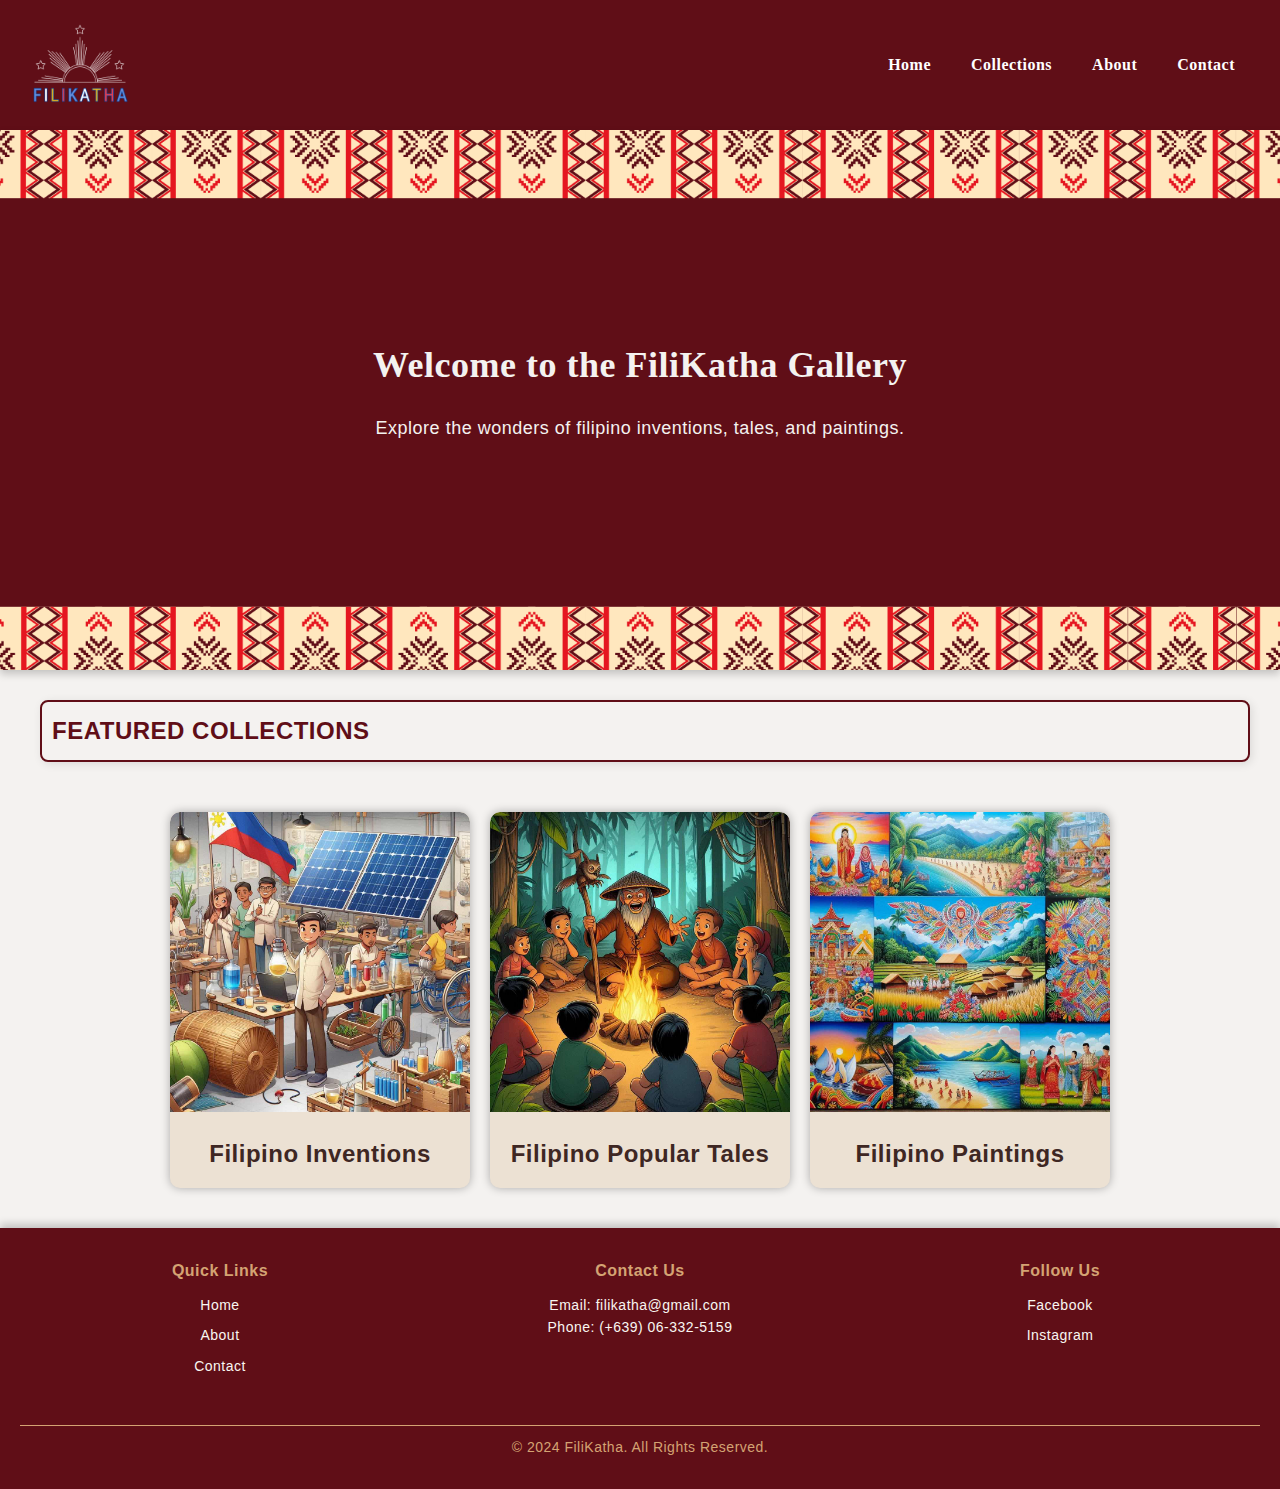
<file: index.html>
<!DOCTYPE html>
<html lang="en">
<head>
    <meta charset="UTF-8">
    <meta name="viewport" content="width=device-width, initial-scale=1.0">
    <title>FiliKatha - Gallery</title>
    <link rel="stylesheet" href="styles.css">
</head>
<body>
    <header>
        <div class="logo-title">
            <img src="images/logo.png" alt="FiliKatha Logo" class="logo">
        </div>
        <nav>
            <ul>
                <li><a href="#">Home</a></li>
                <li><a href="#collections">Collections</a>
                    <ul>
                        <li><a href="inventions.html">Filipino Inventions</a></li>
                        <li><a href="literatures.html">Filipino Popular Tales</a></li>
                        <li><a href="paintings.html">Filipino Paintings</a></li>
                    </ul>
                </li>
                <li><a href="about.html">About</a></li>
                <li><a href="contact.html">Contact</a></li>
            </ul>
        </nav>
    </header>

    <section class="hero">
        <h2>Welcome to the FiliKatha Gallery</h2>
        <p>Explore the wonders of filipino inventions, tales, and paintings.</p>
    </section>

    <h1 class="gallery-header" id="collections">Featured Collections</h1>
    <section class="gallery-detail">
        <article class="collections">
            <a href="inventions.html">
            <img src="images/fil-inventions.jpg" alt="Filipino Inventions">
            <h2>Filipino Inventions</h2>
            </a>
            <div class="collections-description">
                <p>Explore remarkable innovations from Filipino inventors, showcasing creativity and resilience.</p>
            </div>
        </article>

        <article class="collections">
            <a href="literatures.html">
            <img src="images/fil-tales.jpg" alt="Filipino Literatures">
            <h2>Filipino Popular Tales</h2>
            </a>
            <div class="collections-description">
                <p>Journey into Filipino stories that have been passed down through generations.</p>
            </div>
        </article>

        <article class="collections">
            <a href="paintings.html">
            <img src="images/fil-paintings.jpg" alt="Filipino Paintings">
            <h2>Filipino Paintings</h2>
            </a>
            <div class="collections-description">
                <p>Discover the world of Filipino art, capturing history, daily life, and cultural identity.</p>
            </div>
        </article>
    </section>

    <footer>
        <div class="footer-section">
            <h3>Quick Links</h3>
            <ul>
                <li><a href="index.html">Home</a></li>
                <li><a href="about.html">About</a></li>
                <li><a href="contact.html">Contact</a></li>
            </ul>
        </div>
        <div class="footer-section">
            <h3>Contact Us</h3>
            <p>Email: filikatha@gmail.com</p>
            <p>Phone: (+639) 06-332-5159</p>
        </div>
        <div class="footer-section">
            <h3>Follow Us</h3>
            <ul>
                <li><a href="https://www.facebook.com/maine.feria.3">Facebook</a></li>
                <li><a href="https://www.instagram.com/chammporadoo_/">Instagram</a></li>
            </ul>
        </div>
        <div class="footer-bottom">
            &copy; 2024 FiliKatha. All Rights Reserved.
        </div>
    </footer>
</body>
</html>
</file>
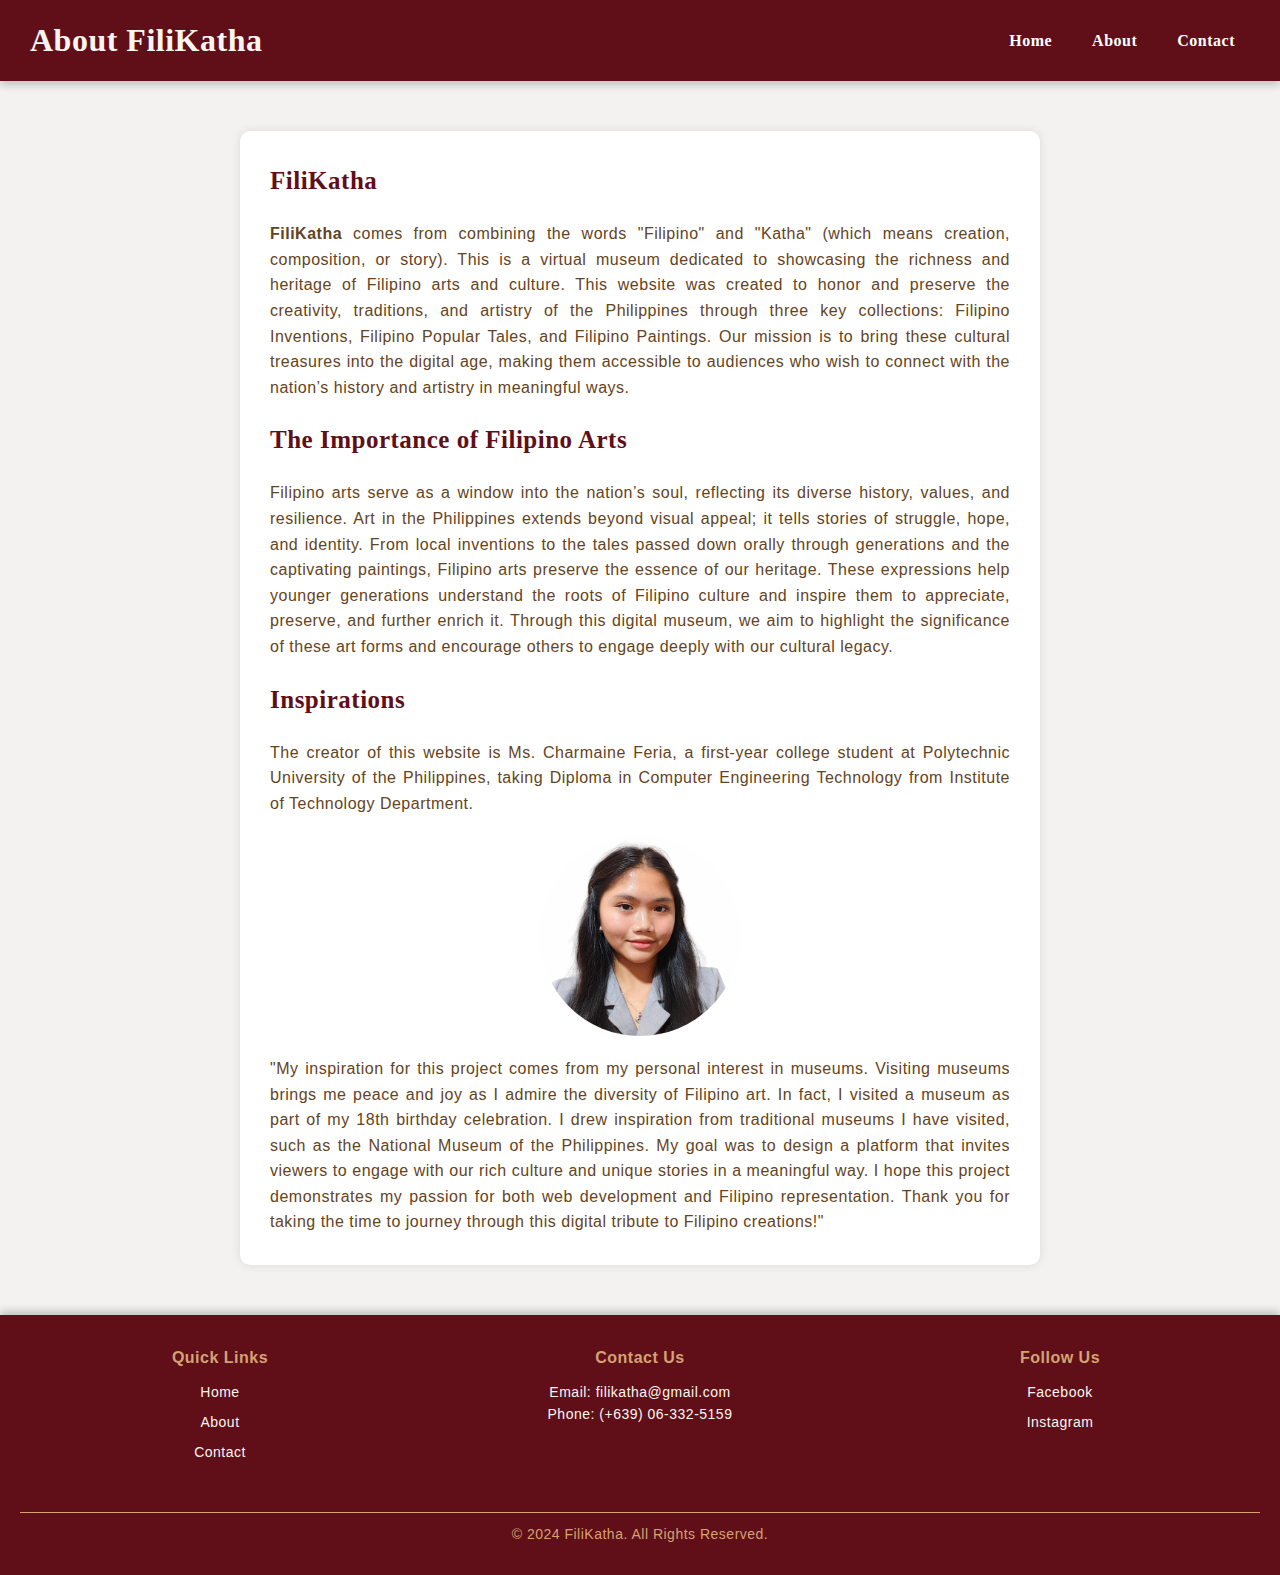
<file: about.html>
<!DOCTYPE html>
<html lang="en">
<head>
    <meta charset="UTF-8">
    <meta name="viewport" content="width=device-width, initial-scale=1.0">
    <title>FiliKatha - About</title>
    <link rel="stylesheet" href="styles.css">
</head>
<body>
    <header>
        <h1>About FiliKatha</h1>
        <nav>
            <ul>
                <li><a href="index.html">Home</a></li>
                <li><a href="#">About</a></li>
                <li><a href="contact.html">Contact</a></li>
            </ul>
        </nav>
    </header>

    <section class="about-detail">
        <h2>FiliKatha</h2>
        <p><b>FiliKatha</b> comes from combining the words "Filipino" and "Katha" (which means creation, composition, or story). 
            This is a virtual museum dedicated to showcasing the richness and heritage of Filipino arts and culture. 
            This website was created to honor and preserve the creativity, traditions, and artistry of the Philippines through three key collections: Filipino Inventions, Filipino Popular Tales, and Filipino Paintings. 
            Our mission is to bring these cultural treasures into the digital age, making them accessible to audiences who wish to connect with the nation’s history and artistry in meaningful ways.
        </p>

        <h2>The Importance of Filipino Arts</h2>
        <p>Filipino arts serve as a window into the nation’s soul, reflecting its diverse history, values, and resilience. 
            Art in the Philippines extends beyond visual appeal; it tells stories of struggle, hope, and identity.
            From local inventions to the tales passed down orally through generations and the captivating paintings, Filipino arts preserve the essence of our heritage. 
            These expressions help younger generations understand the roots of Filipino culture and inspire them to appreciate, preserve, and further enrich it. 
            Through this digital museum, we aim to highlight the significance of these art forms and encourage others to engage deeply with our cultural legacy.
        </p>

        <h2>Inspirations</h2>
        <P>The creator of this website is Ms. Charmaine Feria, a first-year college student at Polytechnic University of the Philippines, taking Diploma in Computer Engineering Technology from Institute of Technology Department. </P>
        <p><img src="images/IDPicture.jpg" alt="Charmaine Feria ID Picture"></p>
        <p>"My inspiration for this project comes from my personal interest in museums. 
            Visiting museums brings me peace and joy as I admire the diversity of Filipino art. 
            In fact, I visited a museum as part of my 18th birthday celebration. 
            I drew inspiration from traditional museums I have visited, such as the National Museum of the Philippines. 
            My goal was to design a platform that invites viewers to engage with our rich culture and unique stories in a meaningful way. 
            I hope this project demonstrates my passion for both web development and Filipino representation. 
            Thank you for taking the time to journey through this digital tribute to Filipino creations!"</p>
    </section>

    <footer>
        <div class="footer-section">
            <h3>Quick Links</h3>
            <ul>
                <li><a href="index.html">Home</a></li>
                <li><a href="about.html">About</a></li>
                <li><a href="contact.html">Contact</a></li>
            </ul>
        </div>
        <div class="footer-section">
            <h3>Contact Us</h3>
            <p>Email: filikatha@gmail.com</p>
            <p>Phone: (+639) 06-332-5159</p>
        </div>
        <div class="footer-section">
            <h3>Follow Us</h3>
            <ul>
                <li><a href="https://www.facebook.com/maine.feria.3">Facebook</a></li>
                <li><a href="https://www.instagram.com/chammporadoo_/">Instagram</a></li>
            </ul>
        </div>
        <div class="footer-bottom">
            &copy; 2024 FiliKatha. All Rights Reserved.
        </div>
    </footer>
</body>
</html>
</file>
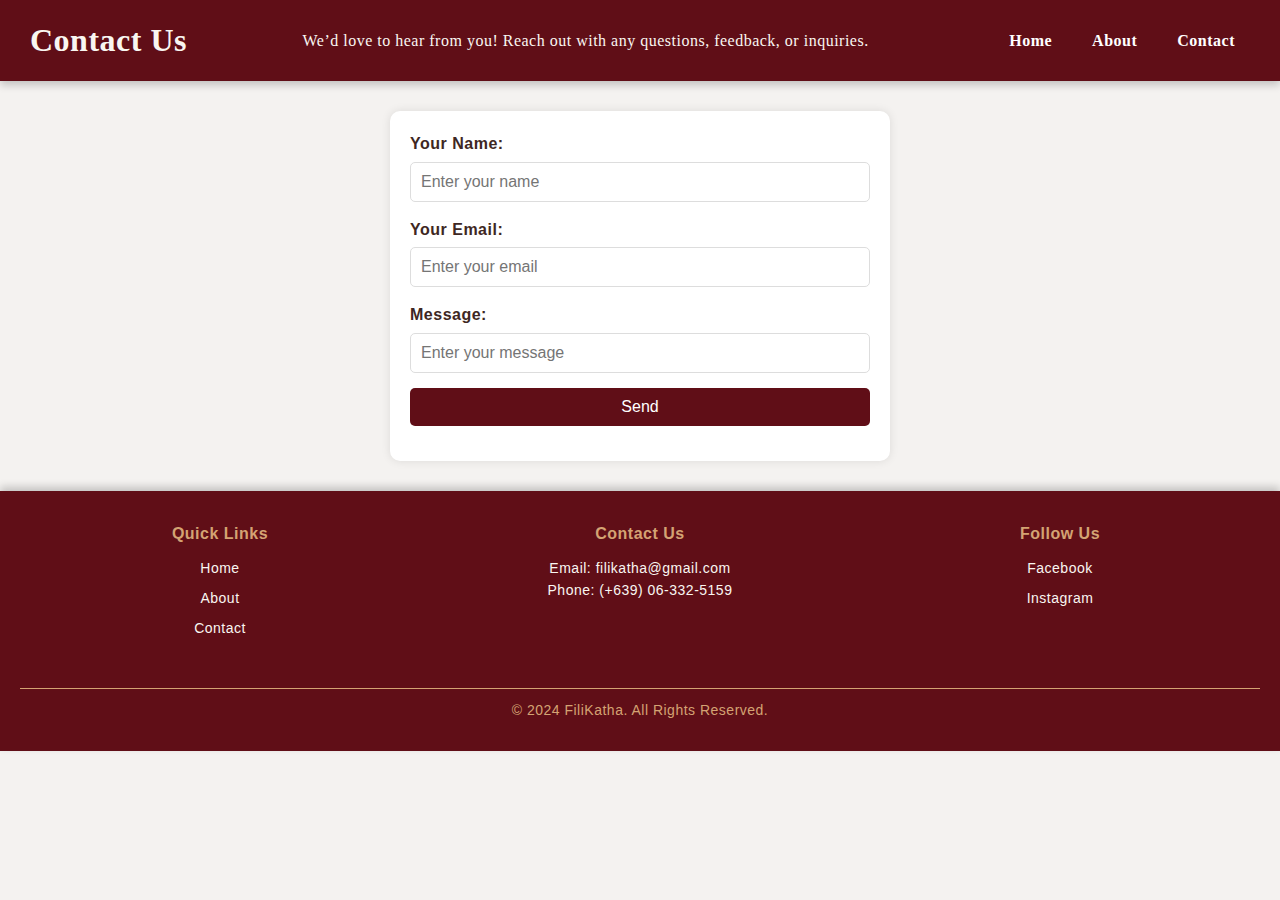
<file: contact.html>
<!DOCTYPE html>
<html lang="en">
<head>
    <meta charset="UTF-8">
    <meta name="viewport" content="width=device-width, initial-scale=1.0">
    <title>FiliKatha - Contact</title>
    <link rel="stylesheet" href="styles.css">
</head>
<body>
    <header>
        <h1>Contact Us</h1>
        <br><p>We’d love to hear from you! Reach out with any questions, feedback, or inquiries.</p><br>
        <nav>
            <ul>
                <li><a href="index.html">Home</a></li>
                <li><a href="about.html">About</a></li>
                <li><a href="#">Contact</a></li>
            </ul>
        </nav>
    </header>

    <form>
    <label for="name">Your Name:</label>
    <input type="text" id="name" name="name" placeholder="Enter your name" required>
    
    <label for="email">Your Email:</label>
    <input type="text" id="email" name="email" placeholder="Enter your email" required>
    
    <label for="message">Message:</label>
    <input type="text" id="message" name="message" placeholder="Enter your message" required>
    
    <input type="button" value="Send" onclick="displayResult()">
    </form>
    
    <div id="result" style="display: none;">
        <h2>Message Sent</h2>
        <p id="nameDisplay"></p>
        <p id="emailDisplay"></p>
        <p id="messageDisplay"></p>
    </div>
    
    <script>
        function displayResult() {
            const name = document.getElementById('name').value;
            const email = document.getElementById('email').value;
            const message = document.getElementById('message').value;

            document.getElementById("nameDisplay").innerText = "Name: " + name;
            document.getElementById("emailDisplay").innerText = "Email: " + email;
            document.getElementById("messageDisplay").innerText = "Message: " + message;
            document.getElementById("result").style.display = "block";
        }
    </script>

    <footer>
        <div class="footer-section">
            <h3>Quick Links</h3>
            <ul>
                <li><a href="index.html">Home</a></li>
                <li><a href="about.html">About</a></li>
                <li><a href="contact.html">Contact</a></li>
            </ul>
        </div>
        <div class="footer-section">
            <h3>Contact Us</h3>
            <p>Email: filikatha@gmail.com</p>
            <p>Phone: (+639) 06-332-5159</p>
        </div>
        <div class="footer-section">
            <h3>Follow Us</h3>
            <ul>
                <li><a href="https://www.facebook.com/maine.feria.3">Facebook</a></li>
                <li><a href="https://www.instagram.com/chammporadoo_/">Instagram</a></li>
            </ul>
        </div>
        <div class="footer-bottom">
            &copy; 2024 FiliKatha. All Rights Reserved.
        </div>
    </footer>
</body>
</html>
</file>
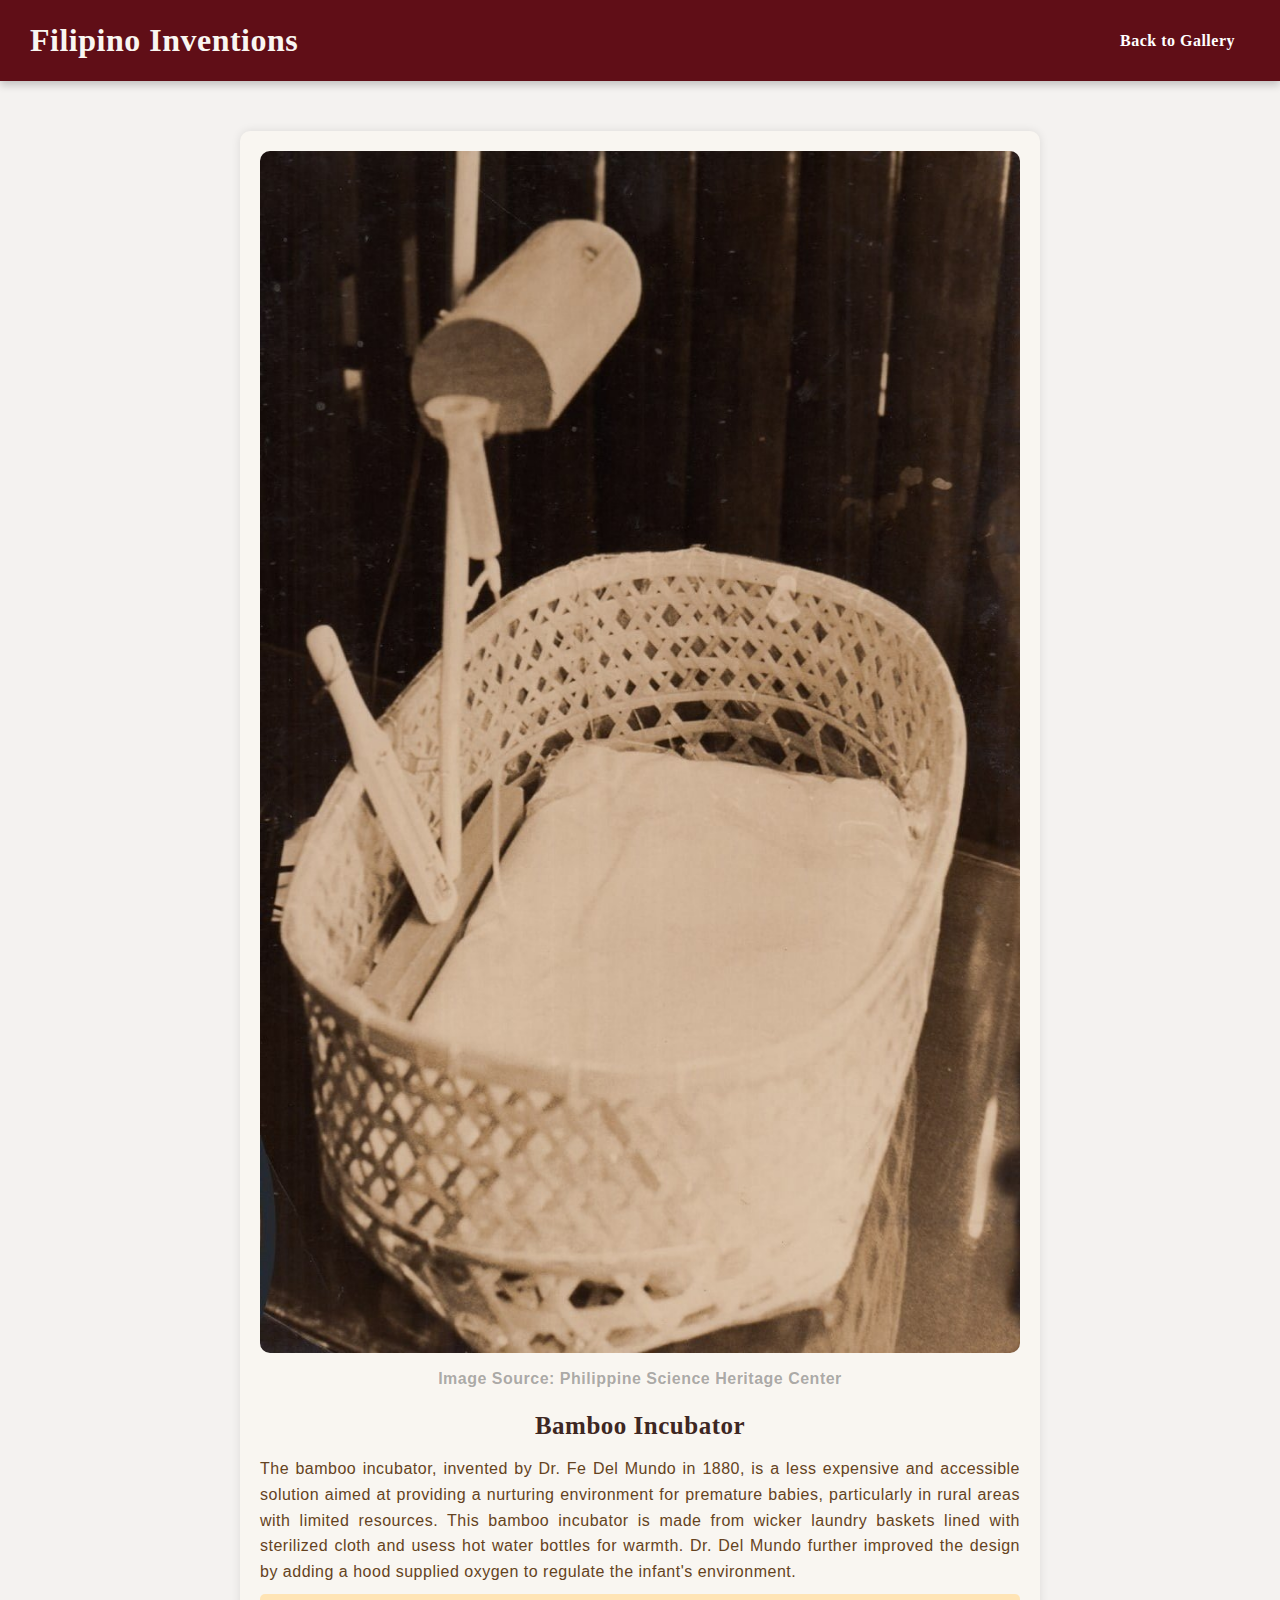
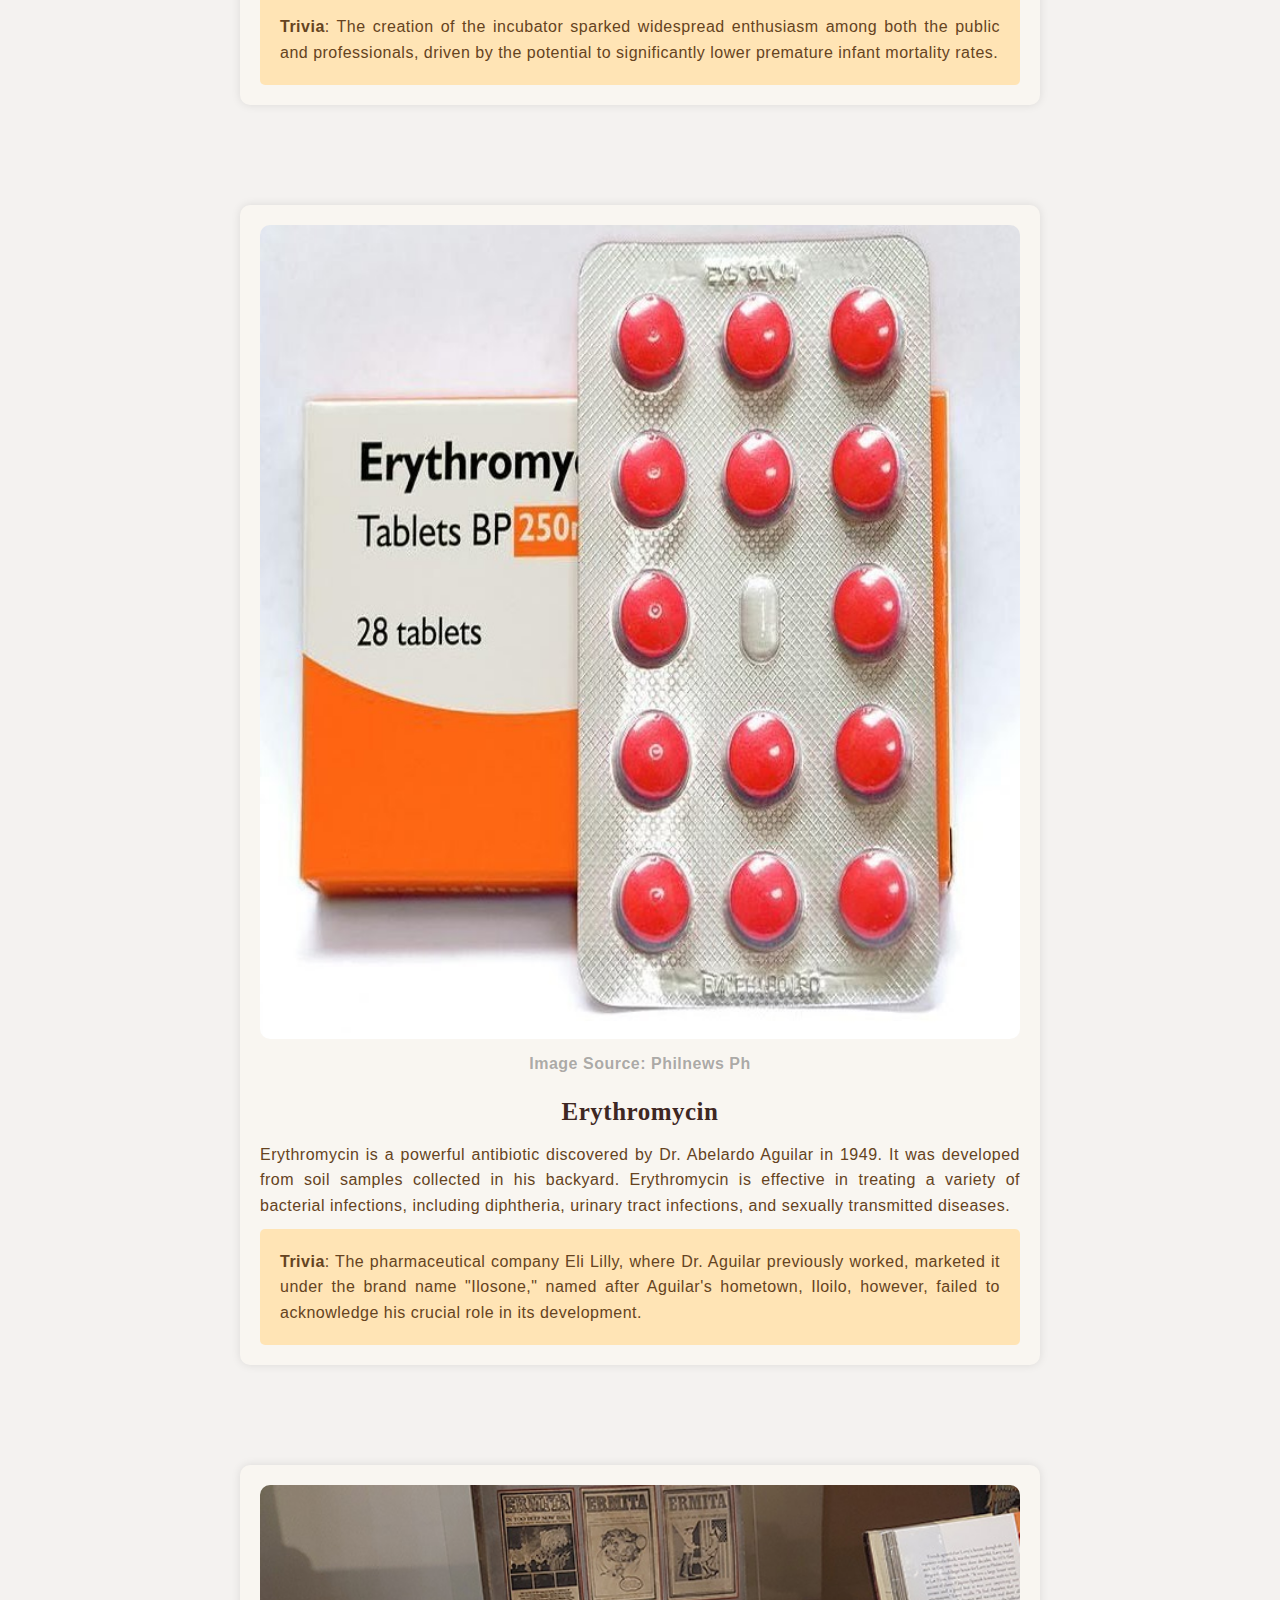
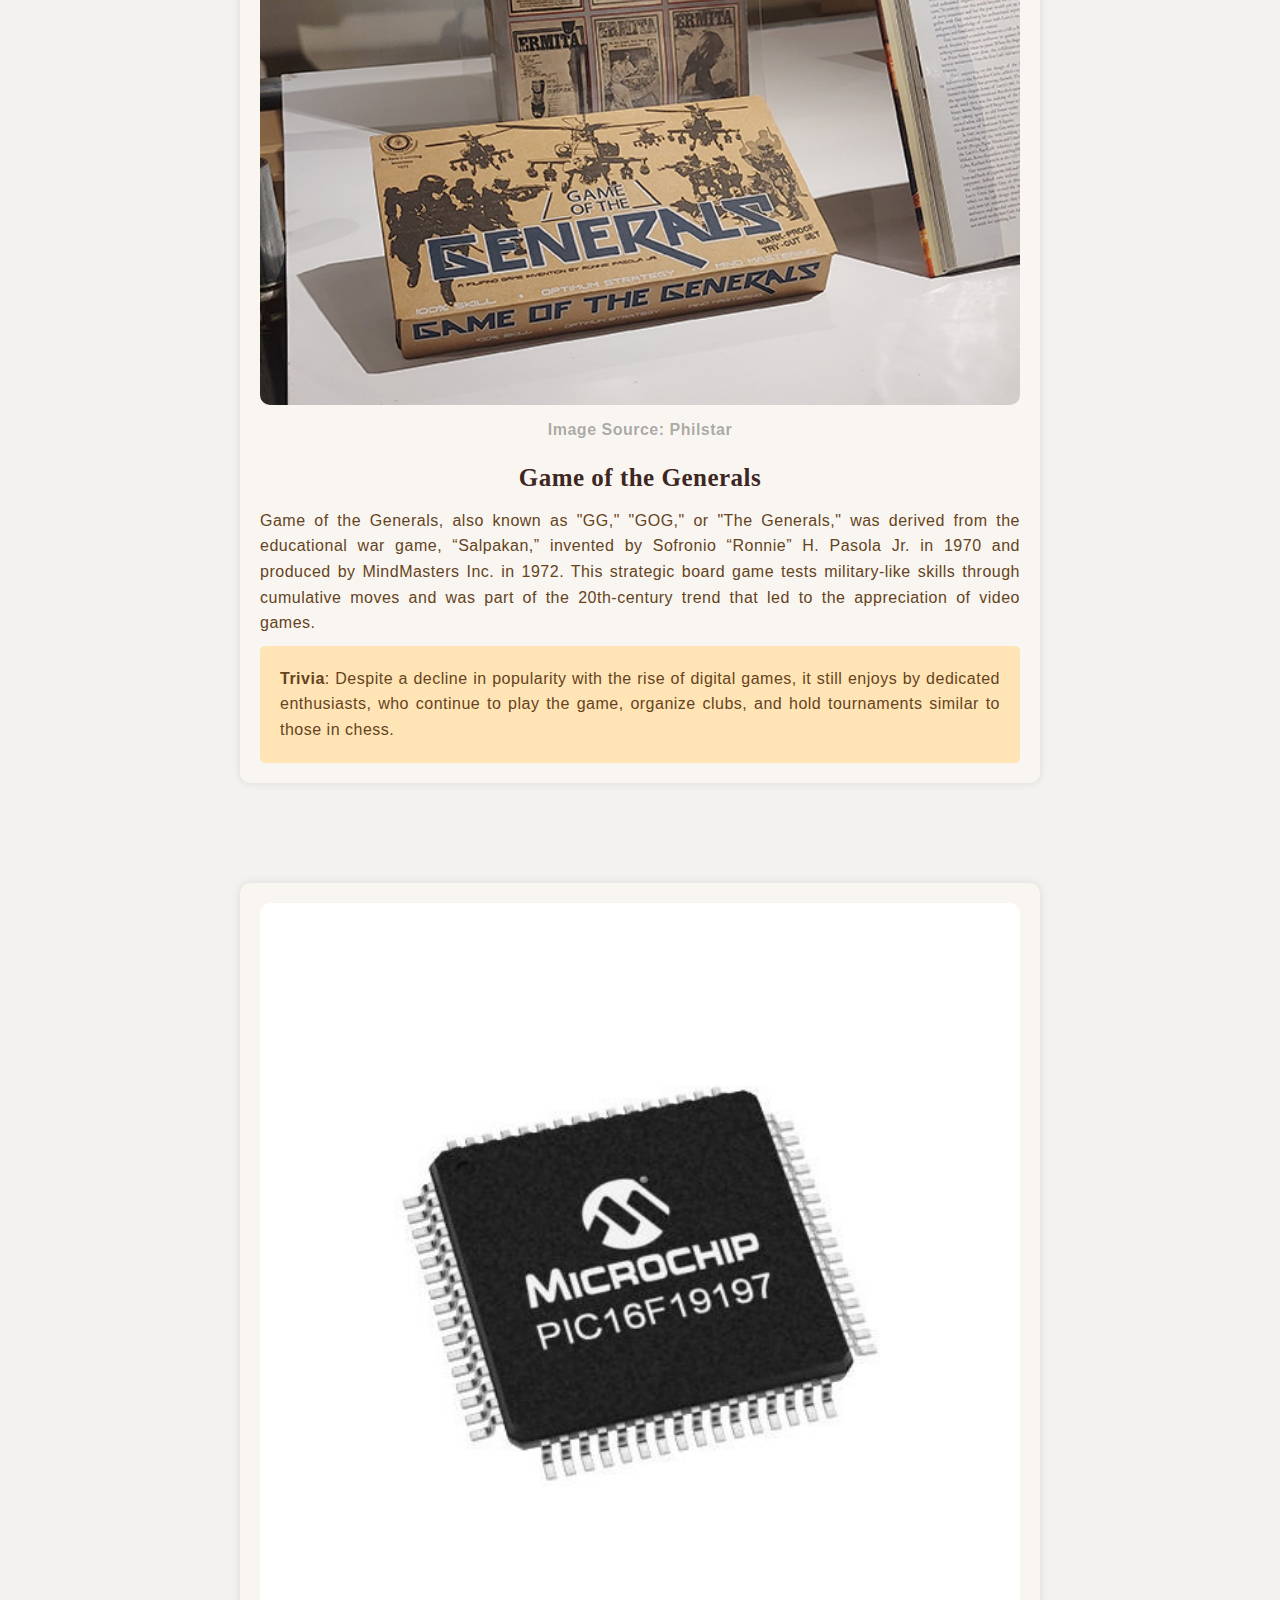
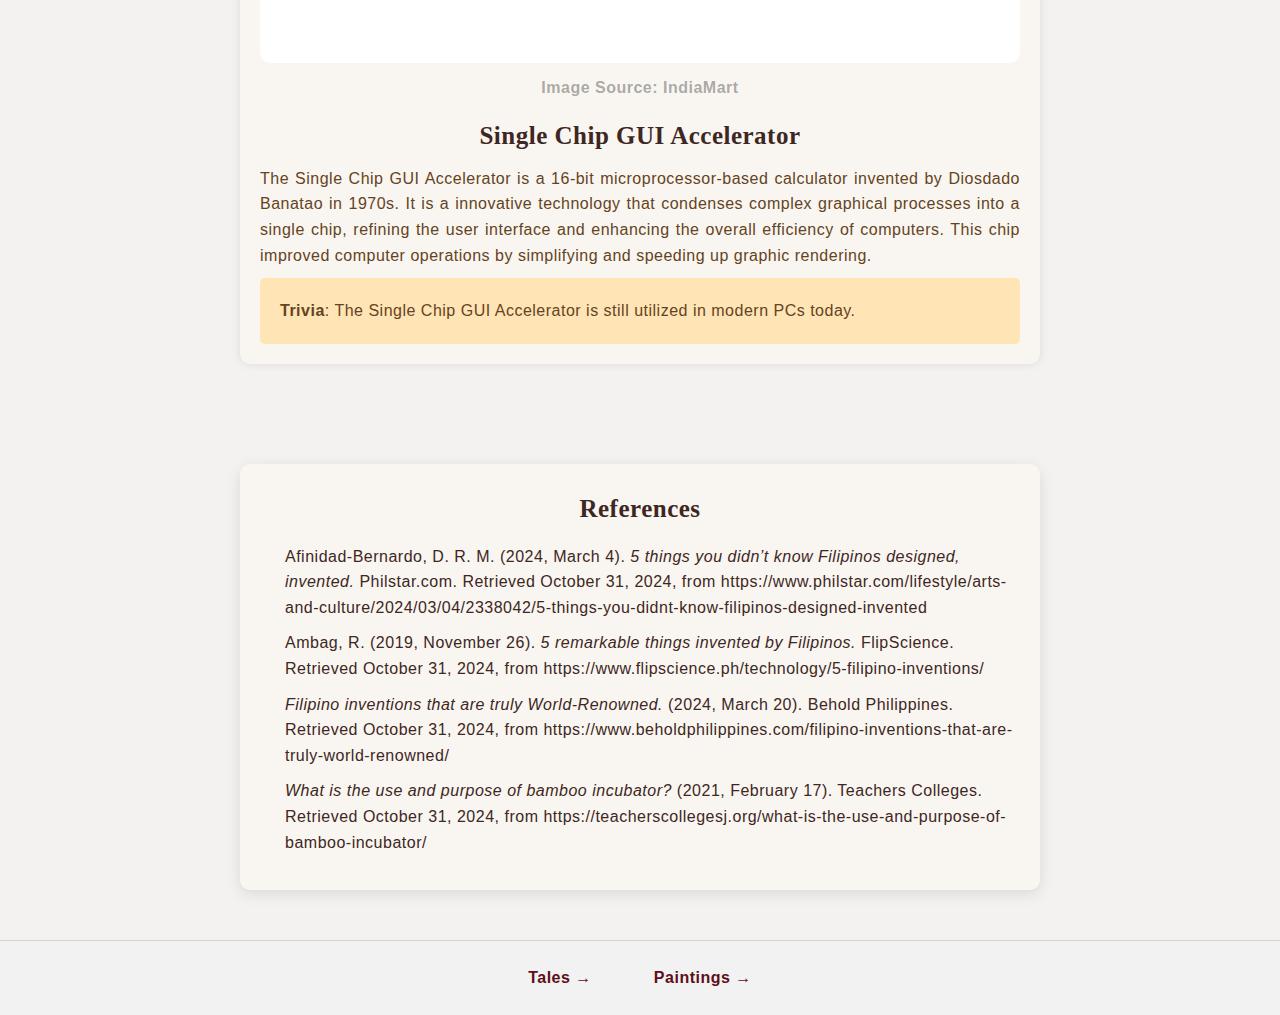
<file: inventions.html>
<!DOCTYPE html>
<html lang="en">
<head>
    <meta charset="UTF-8">
    <meta name="viewport" content="width=device-width, initial-scale=1.0">
    <title>FiliKatha - Filipino Inventions</title>
    <link rel="stylesheet" href="styles.css">
</head>
<body>
    <header>
        <h1>Filipino Inventions</h1>
        <nav>
            <a href="index.html">Back to Gallery</a>
        </nav>
    </header>

    <article class="inventions-detail">
        <img src="images/bamboo-incubator.jpg" alt="Bamboo Incubator">
        <h1>Image Source: Philippine Science Heritage Center</h1>
        <h2>Bamboo Incubator</h2>
        <p>The bamboo incubator, invented by Dr. Fe Del Mundo in 1880, is a less expensive and accessible solution aimed at providing a nurturing environment for premature babies, particularly in rural areas with limited resources. This bamboo incubator is made from wicker laundry baskets lined with sterilized cloth and usess hot water bottles for warmth. Dr. Del Mundo further improved the design by adding a hood supplied oxygen to regulate the infant's environment.</p>
        <div class="trivia">
            <p><b>Trivia</b>: The creation of the incubator sparked widespread enthusiasm among both the public and professionals, driven by the potential to significantly lower premature infant mortality rates.</p>
        </div>
    </article>

    <article class="inventions-detail">
        <img src="images/erythromycin.jpg" alt="Erythromycin">
        <h1>Image Source: Philnews Ph</h1>
        <h2>Erythromycin</h2>
        <p>Erythromycin is a powerful antibiotic discovered by Dr. Abelardo Aguilar in 1949. It was developed from soil samples collected in his backyard. Erythromycin is effective in treating a variety of bacterial infections, including diphtheria, urinary tract infections, and sexually transmitted diseases.</p>
        <div class="trivia">
            <p><b>Trivia</b>: The pharmaceutical company Eli Lilly, where Dr. Aguilar previously worked, marketed it under the brand name "Ilosone," named after Aguilar's hometown, Iloilo, however, failed to acknowledge his crucial role in its development.</p>
        </div>
    </article>

    <article class="inventions-detail">
        <img src="images/game-of-the-generals.jpg" alt="Game of the Generals">
        <h1>Image Source: Philstar</h1>
        <h2>Game of the Generals</h2>
        <p>Game of the Generals, also known as "GG," "GOG," or "The Generals," was derived from the educational war game, “Salpakan,” invented by Sofronio “Ronnie” H. Pasola Jr. in 1970 and produced by MindMasters Inc. in 1972. This strategic board game tests military-like skills through cumulative moves and was part of the 20th-century trend that led to the appreciation of video games. </p>
        <div class="trivia">
            <p><b>Trivia</b>: Despite a decline in popularity with the rise of digital games, it still enjoys by dedicated enthusiasts, who continue to play the game, organize clubs, and hold tournaments similar to those in chess.</p>
        </div>
    </article>

    <article class="inventions-detail">
        <img src="images/chip.jpg" alt="Single Chip GUI Accelerator">
        <h1>Image Source: IndiaMart</h1>
        <h2>Single Chip GUI Accelerator</h2>
        <p>The Single Chip GUI Accelerator is a 16-bit microprocessor-based calculator invented by Diosdado Banatao in 1970s. It is a innovative technology that condenses complex graphical processes into a single chip, refining the user interface and enhancing the overall efficiency of computers. This chip improved computer operations by simplifying and speeding up graphic rendering.</p>
        <div class="trivia">
            <p><b>Trivia</b>: The Single Chip GUI Accelerator is still utilized in modern PCs today.</p>
        </div>
    </article>

    <section class="references-section">
        <h2>References</h2>
        <ul class="reference-list">
            <li>Afinidad-Bernardo, D. R. M. (2024, March 4).<i> 5 things you didn’t know Filipinos designed, invented.</i> Philstar.com. Retrieved October 31, 2024, from https://www.philstar.com/lifestyle/arts-and-culture/2024/03/04/2338042/5-things-you-didnt-know-filipinos-designed-invented</li>
            <li>Ambag, R. (2019, November 26).<i> 5 remarkable things invented by Filipinos.</i>  FlipScience. Retrieved October 31, 2024, from https://www.flipscience.ph/technology/5-filipino-inventions/</li>
            <li><i>Filipino inventions that are truly World-Renowned.</i> (2024, March 20). Behold Philippines. Retrieved October 31, 2024, from https://www.beholdphilippines.com/filipino-inventions-that-are-truly-world-renowned/</li>
            <li><i>What is the use and purpose of bamboo incubator?</i> (2021, February 17). Teachers Colleges. Retrieved October 31, 2024, from https://teacherscollegesj.org/what-is-the-use-and-purpose-of-bamboo-incubator/</li>
        </ul>
    </section>
    
    <nav class="bottom-navigation">
        <a href="literatures.html">Tales → </a>
        <a href="paintings.html">Paintings → </a>
    </nav>

</body>
</html>
</file>
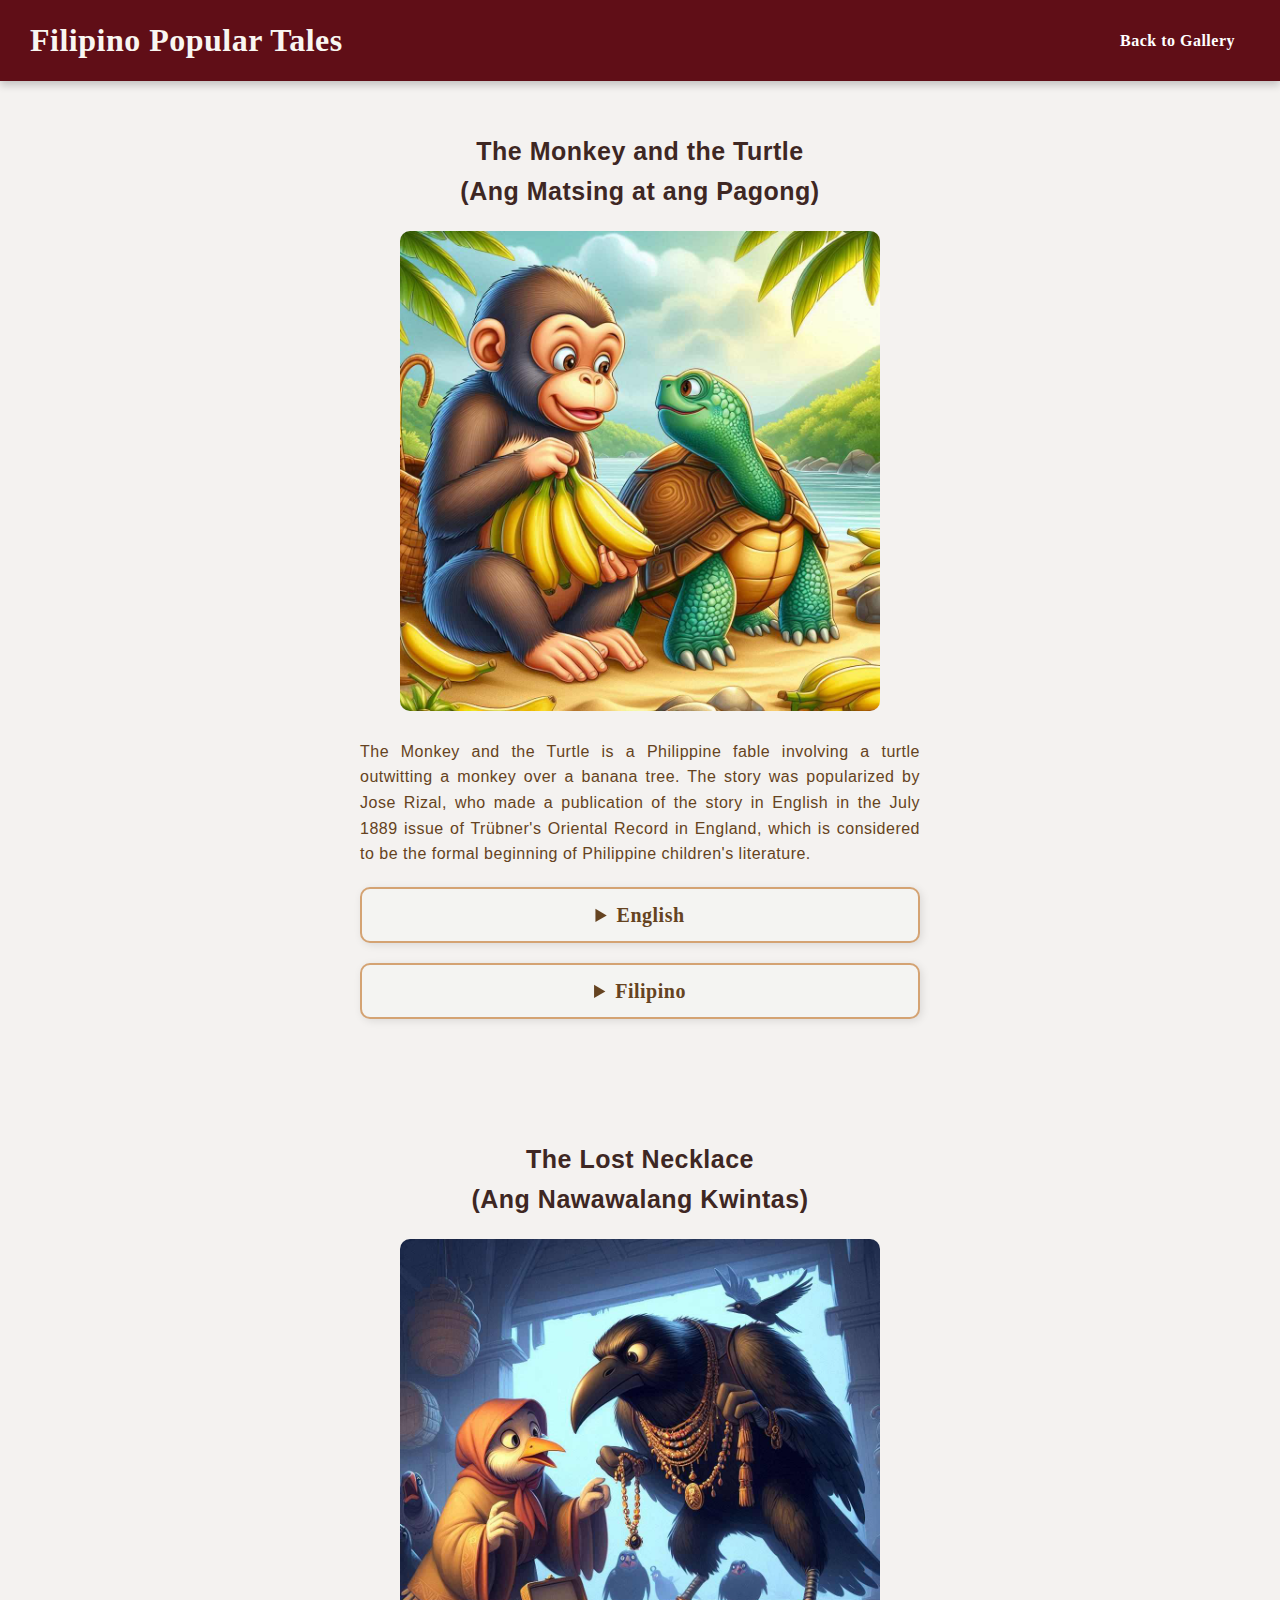
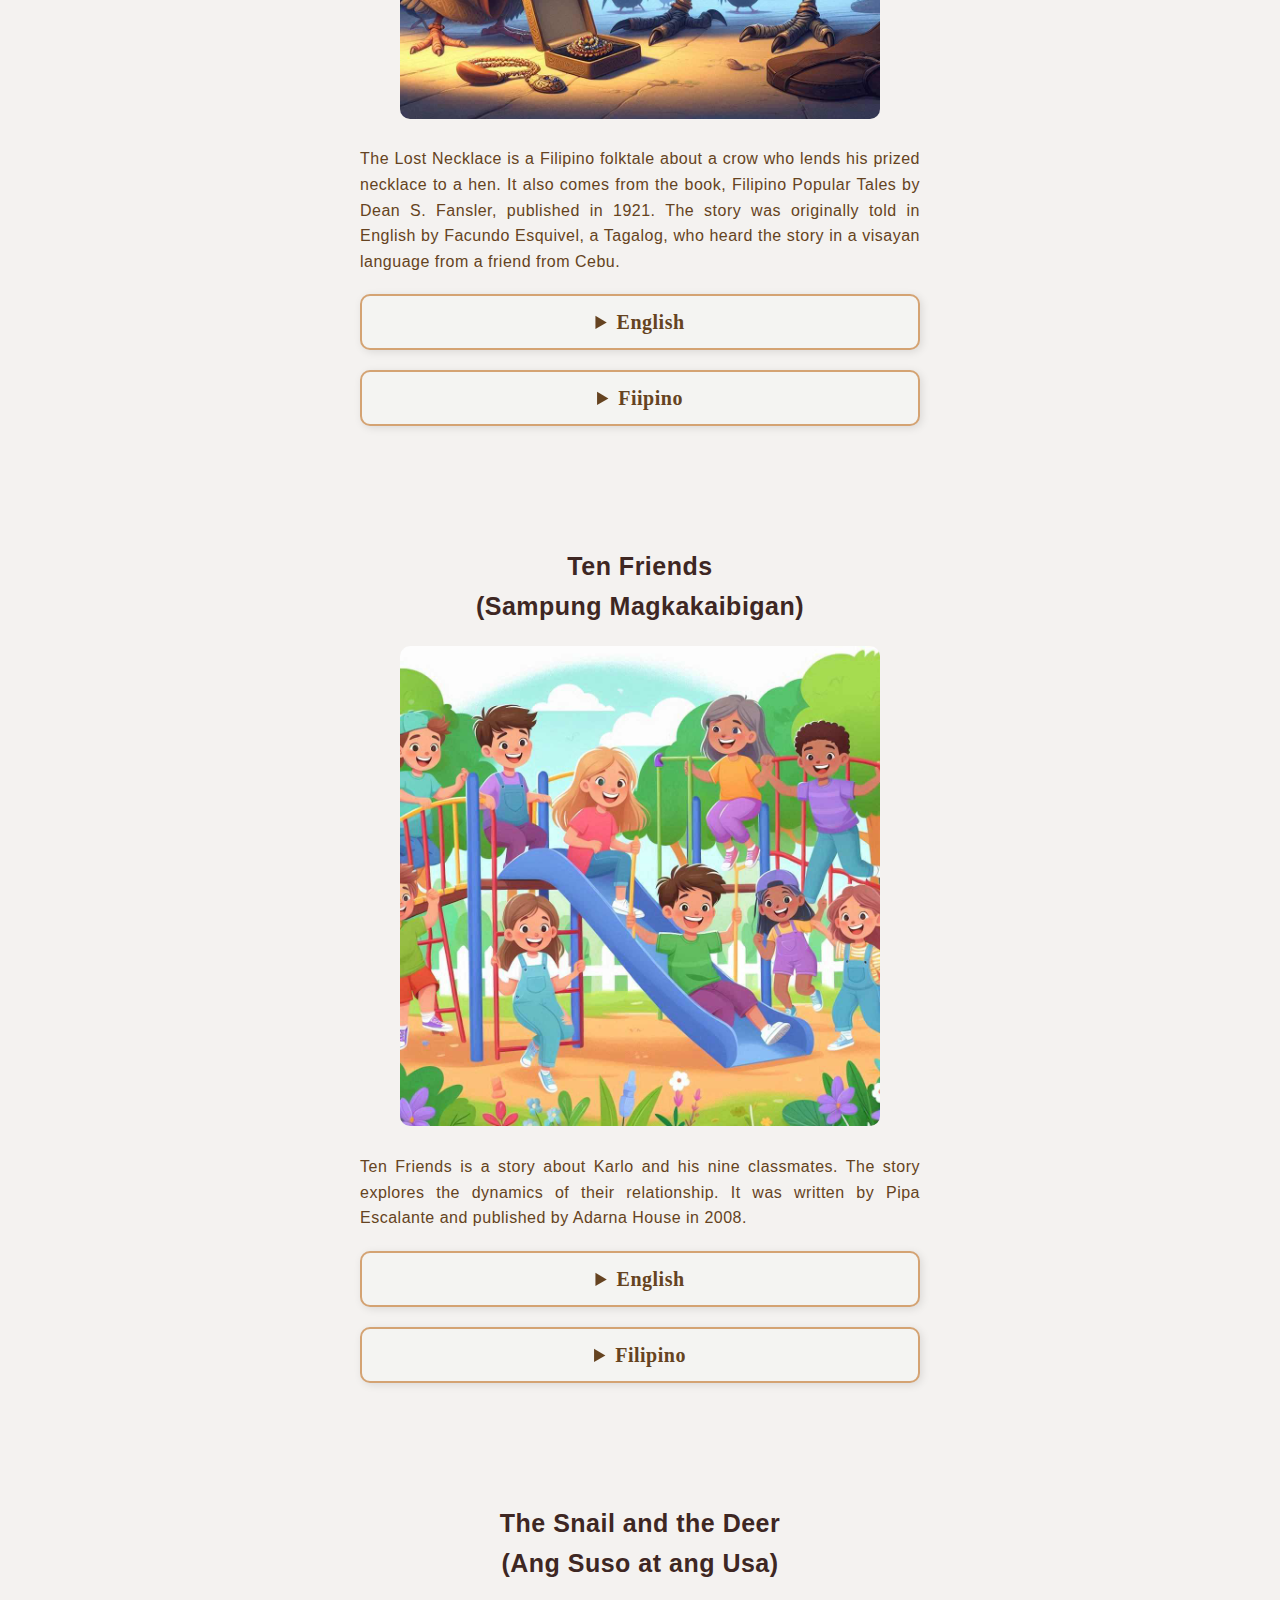
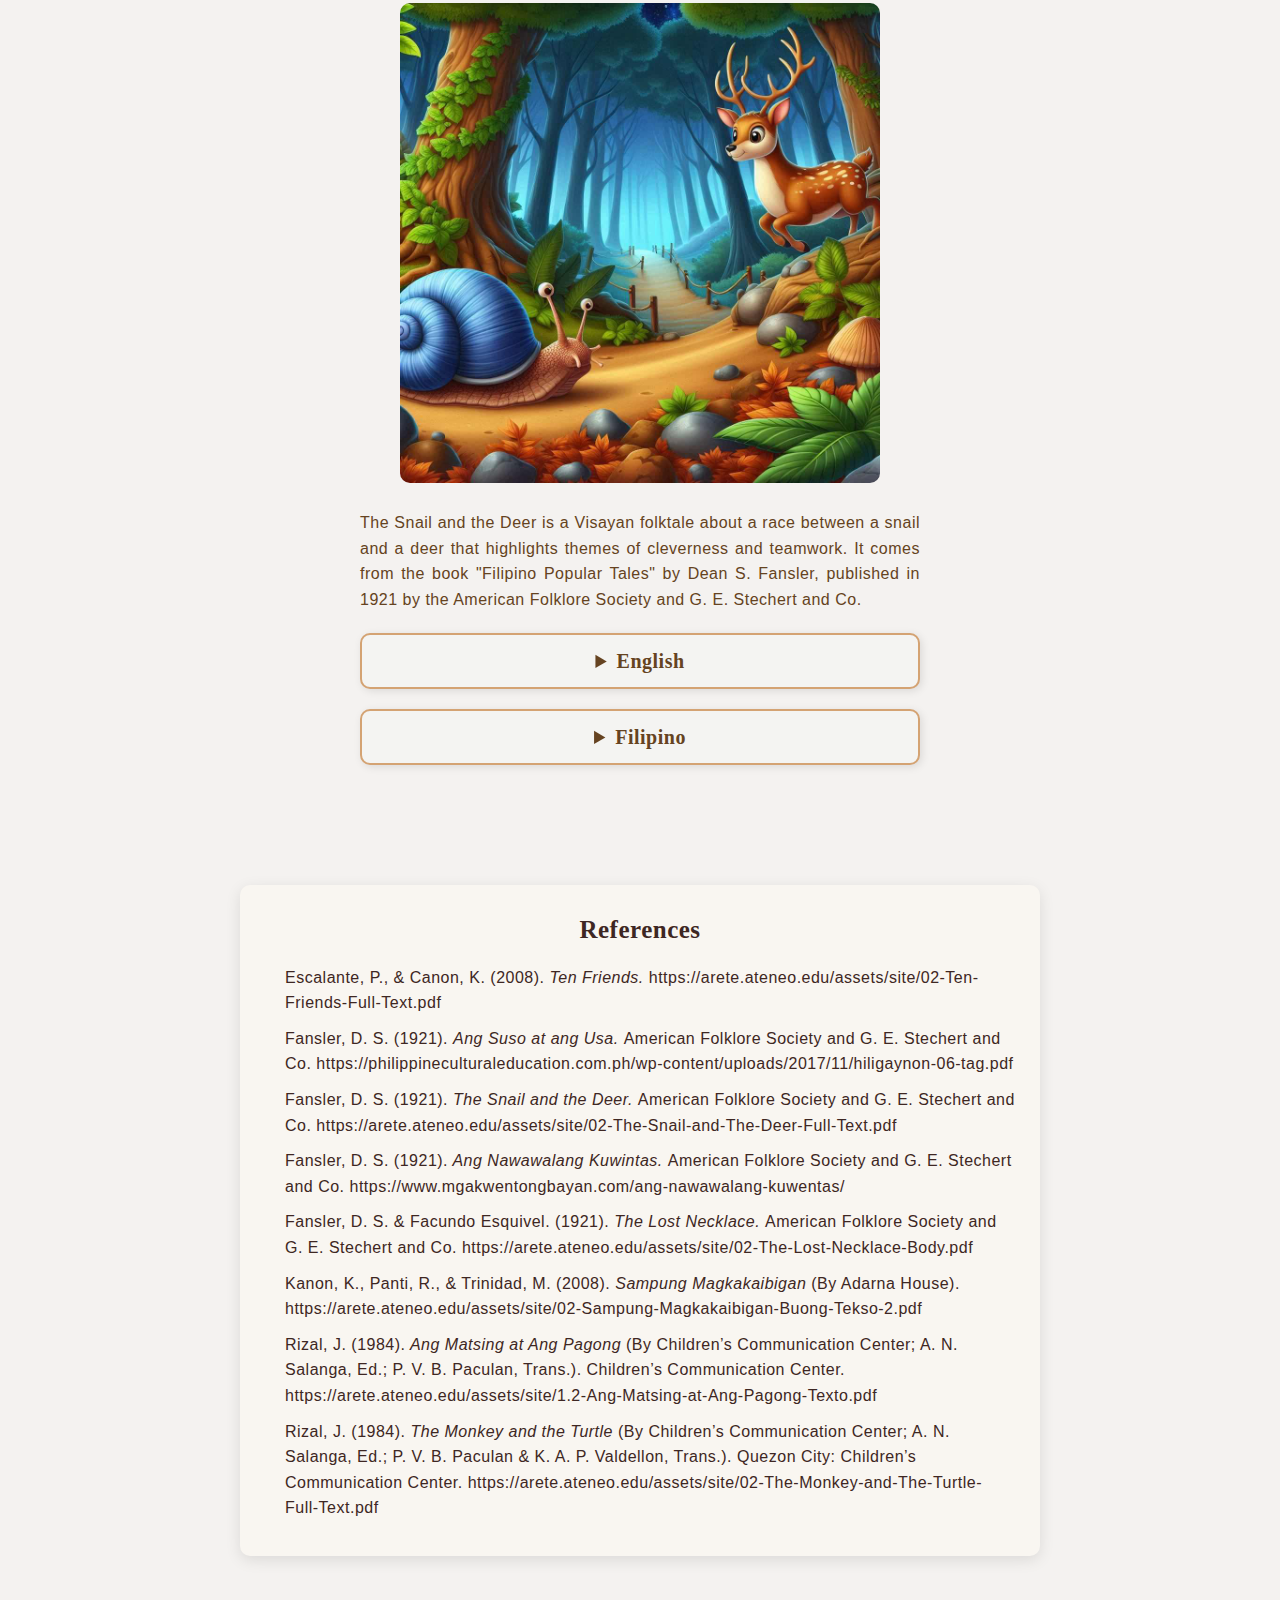
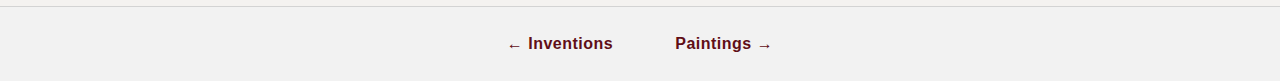
<file: literatures.html>
<!DOCTYPE html>
<html lang="en">
<head>
    <meta charset="UTF-8">
    <meta name="viewport" content="width=device-width, initial-scale=1.0">
    <title>FiliKatha - Filipino Popular Tales</title>
    <link rel="stylesheet" href="styles.css">
</head>
<body>
    <header>
        <h1>Filipino Popular Tales</h1>
        <nav>
            <a href="index.html">Back to Gallery</a>
        </nav>
    </header>

    <article class="literature-detail">
    <h1>The Monkey and the Turtle <br> (Ang Matsing at ang Pagong)</h1>
    <img src="images/monkey-turtle.jpg" alt="Monkey and Turtle">
    <p>The Monkey and the Turtle is a Philippine fable involving a turtle outwitting a monkey over a banana tree. The story was popularized by Jose Rizal, who made a publication of the story in English in the July 1889 issue of Trübner's Oriental Record in England, which is considered to be the formal beginning of Philippine children's literature.</p>
    
    <details class="scroll">
        <summary>English</summary>
        <p>A monkey and a turtle found a banana tree on a river. <br>
            They fished it out, and because each wanted the tree for himself, they cut it in half. <br>
            Now, the monkey, being the stronger one, took the part with leaves despite the turtle’s protests and carefully planted it in his backyard. <br>
            The turtle did the same for his part. <br>
            But because the part the monkey got had no roots, it died, while the turtle’s lived and sprouted leaves. <br>
            One day, the monkey visited the turtle, and they talked about their banana plants. <br>
            “Alas! My banana tree is dead!” wailed the monkey tearfully. “And yours?” <br>
            “Alive, and bearing fruit! But because I can’t climb up...” <br>
            “Don’t worry!” interrupted the monkey. “I’ll climb up for you.” <br>
            The turtle became very happy and accompanied the monkey to the place where the banana tree was. <br>
            The monkey climbed the tree at once and started eating, filling both cheeks. <br>
            “Give me some, too,” begged the turtle. <br>
            “Krrr! Not even the peels!” answered the monkey. <br>
            So, to get even with the monkey, the turtle nailed thorns and susông-paitan (a kind of snail with a small and pointed shell as its house) on the trunk of the banana tree and went to hide under a coconut shell. <br>
            “Ow! Ow!” said the monkey as he came down from the tree, and with much pain, went to sit on the coconut shell to tend his wounds. <br>
            But while he was pulling out the thorns and snails, his restless tail went inside a hole in the coconut shell. <br>
            The turtle, who saw a good opportunity, bit it. The monkey jumped and saw stars from the pain. <br>
            “So it’s you!” exclaimed the monkey coarsely as he lifted the coconut shell. <br>
            “Now I will make you pay for everything you did! You shall die! But how? Ah! Do you want me to crush you in this mortar or throw you into the river?” <br>
            “Crush me in the mortar but please don’t throw me in the river: I don’t want to drown!” <br>
            “Aha! So, you’re afraid of drowning? I guess I’ll have to drown you then!” <br>
            And into the river he threw the turtle who swam away happily. <br>
            As the saying goes: The monkey may be smart yet he can still be fooled. <br>
        </p>
    </details>

    <details class="scroll">
        <summary>Filipino</summary>
        <p>
            Nakakita ang isang matsing at isang pagong ng punong saging sa isang ilog. <br>
            Iniahon nila ito at dahil gusto itong angkinin ng bawat isa, hinati nila ito sa gitna. <br>
            At ang matsing, komo siya ang mas malakas, ang kumuha ng bahaging may dahon, sa kabila ng pagtutol ng pagong, at maingat itong itinanim. <br>
            Gayon din ang ginawa ng pagong sa napasakaniya. Pero dahil walang mga ugat ang bahaging kinuha ng matsing, namatay ito. <br>
            At ang sa pagong, nabuhay at nagkadahon. <br>
            Isang araw, bumisita ang matsing sa pagong at pinag-usapan nila ang kanilang mga punong saging. <br>
            “Ay! Namatay ang saging ko!” ngunguyngoy ng matsing na tumutulo pa ang luha. “At ang iyo?” <br>
            “Buhay, at may mga bunga! Pero dahil hindi ako makaakyat...” <br>
            “Ah! Huwag kang mag-alala,” putol ng matsing. “Ako ang aakyat para sa’yo.” <br>
            Naging napakasaya ng pagong at nagtungo sila kung saan naroon ang saging. <br>
            Agad umakyat ang matsing at nagsimulang kumain nang halos mabulunan. <br>
            “Uy! Bigyan mo rin ako,” pagmamakaawa ng pagong. <br>
            “Krrr! Ni balat di ko ibibigay sa iyo!” sagot ng matsing. <br>
            Kaya para gantihan ang matsing, kumuha ang pagong ng mga tinik at susông-paitan (isang uri ng susô na maliit at matulis ang bahay), at ipinako ang mga ito sa katawan ng punong saging, saka siya nagtago sa ilalim ng isang bao ng niyog. <br>
            “Aray! Aray!” sabi ng matsing habang bumababa, at sa labis na sakit, naupo siya sa bao ng niyog para hilumin ang sarili. <br>
            Pero habang binubunot niya ang mga susô mula sa kaniyang katawan, pumasok ang malikot niyang buntot sa butas ng bao. <br>
            Nakita ng pagong ang magandang pagkakataon at kinagat ang buntot ng matsing, na napatalon at nakakita ng mga bituin sa sobrang sakit. <br>
            “Ah, ikaw pala!” magaspang na bulalas ng unggoy na nadiskubre ang pagong. <br>
            “Ngayon pagbabayarin kita para sa lahat ng ginawa mo! Mamamatay ka! Pero paano kaya? Ah! Gusto mo bang durugin kita sa almires na ito o itapon kita sa ilog?” <br>
            “Durugin mo ako sa almires pero huwag mo akong ibabato sa ilog: ayokong malunod.” <br>
            “Hehe! Takot ka palang malunod? Puwes, lulunurin kita!” <br>
            At ibinato nga niya sa ilog ang pagong na masaya namang lumangoy palayo. <br>
            ‘Ika nga ng kasabihan: Matalino man ang matsing ay napaglalalangan din. <br>
        </p>
    </details>
    </article>
    
    <article class="literature-detail">
    <h1>The Lost Necklace <br> (Ang Nawawalang Kwintas)</h1>
    <img src="images/crow-hen.jpg" alt="Crow and Hen">
    <p>The Lost Necklace is a Filipino folktale about a crow who lends his prized necklace to a hen. It also comes from the book, Filipino Popular Tales by Dean S. Fansler, published in 1921. The story was originally told in English by Facundo Esquivel, a Tagalog, who heard the story in a visayan language from a friend from Cebu. </p>
        
    <details class="scroll">
        <summary>English</summary>
        <p>
            Once a crow bought a fine necklace from a merchant. <br>
            He was very proud of his purchase, which he immediately put around his neck so that everybody could see it. <br>
            Then he flew away and came to a beautiful little garden, where he met his old friend the hen strutting about with her chicks following her. <br>
            The hen said to him, “Oh, what a fine necklace you have! May I borrow it? I will return it to you tomorrow without fail.” <br>
            Now, the crow liked the hen, so he willingly lent her the necklace for a day. <br>
            The next morning, when the crow returned for his property, he found the hen and her chicks scratching the ground near an old wall. <br>
            “Where is my necklace?” said the crow. <br>
            “It is lost,” said the hen. <br>
            “My chicks took it yesterday while I was asleep, and now they do not remember where they put it. <br>
            We have been looking for it all day, and yet we have not been able to find it.” <br>
            “You must pay for it at once,” said the crow, “or else I shall go to the king and tell him that you stole my necklace.” <br>
            The hen was frightened at this reply, and she began to wonder how she could raise the necessary money. <br>
            The crow, who was on his way to a fiesta, at last said impatiently, “I will take one of your chicks every day in payment of what you owe me. <br>
            As soon as you find the necklace, give it to me, and then I will stop eating your chicks.” <br>
            The hen had to be satisfied with this arrangement, for she feared that the crow would go to the king if she refused. <br>
            Unto this day, then, you can find hens and chicks together looking for the lost necklace by scratching the ground; and the crows are still exacting payment for the lost jewel by eating chicks. <br>
            It is said that the hens and chickens will never cease scratching the ground until the lost necklace is found. <br>
        </p>
    </details>

    <details class="scroll">
        <summary>Fiipino</summary>
        <p>
            Noong unang panahon, may isang uwak na bumili ng magandang kuwintas mula sa isang mangangalakal. <br>
            Ipinagmamayabang niya ang nabili kaya isinabit niya kaagad ito sa leeg niya upang makita ng lahat. <br>
            Pagkaraan, lumipad siya sa malayo hanggang sa nakarating sa isang magandang maliit na hardin. <br>
            Doon niya nakita ang matagal na niyang kaibigan na si Inahing Manok na mayabang na naglalakad sa buong paligid kasunod ang mga sisiw niya. <br>
            Sabi ni Inahin sa kaniya, “O, napakaganda naman ng kuwintas mo. Maaari ko bang hiramin? Ibabalik ko sa iyo ito bukas na bukas din.” <br>
            Gusto ni Uwak ang inahin kaya kusang ipinahiram nito ang kuwintas sa loob ng isang araw. <br>
            Kinaumagahan, bumalik si Uwak para sa alahas niya. <br>
            Nakita niya si Inahin at mga sisiw na nangangalaykay sa lupa malapit sa lumang pader. <br>
            “Nasaan ang kuwintas ko?” tanong ni Uwak. <br>
            “Nawawala,” sagot ni Inahin. <br>
            “Kinuha ito ng mga sisiw ko kahapon habang natutulog ako at ngayon hindi na nila matandaan kung saan nila ito nailagay. Maghapon na kaming naghanap ngunit hindi pa namin ito nakikita.” <br>
            “Kailangang bayaran ninyo ito kaagad,” wika ng uwak. <br>
            “Kung hindi, pupuntahan ko ang hari at sasabihin kong ninakaw ninyo ang kuwintas ko.” <br>
            Natakot ang inahin sa sagot na ito. <br>
            Nagsimula siyang mabahala kung paano siya makaiipon ng perang kailangan. <br>
            Ang uwak na papunta noon sa isang pista ay nayayamot na nagsabi, “Kukuhanin ko ang isa sa mga sisiw mo kada araw bilang kabayaran sa utang mo. Kapag nahanap mo ang kuwintas, ibigay mo kaagad sa akin. Saka ko lang titigilan ang pagkain sa mga sisiw mo.” <br>
            Napilitang makontento ang inahin sa kasunduang ito, sapagkat kung tatanggi siya, baka magpunta ang uwak sa hari. <br>
            Hanggang ngayon, makikita mo na magkasama ang inahin at ang mga sisiw na nangangalaykay sa lupa sa paghahanap sa nawawalang kuwintas. <br>
            Ang mga uwak naman ay patuloy na naghahanap ng bayad sa nawawalang alahas sa pamamagitan ng pagkain ng mga sisiw. <br>
            Sinasabi na ang mga inahin at sisiw ay di kailanman titigil sa pagkahig sa lupa hangga’t hindi nahahanap ang nawawalang kuwintas. <br>
        </p>
    </details>
    </article>

    <article class="literature-detail">
        <h1>Ten Friends <br> (Sampung Magkakaibigan)</h1>
        <img src="images/ten-friends.jpg" alt="Ten Friends">
        <p>Ten Friends is a story about Karlo and his nine classmates. The story explores the dynamics of their relationship. It was written by Pipa Escalante and published by Adarna House in 2008.</p>
            
        <details class="scroll">
            <summary>English</summary>
            <p>
                There were then friends. 
                Karlo and his nine classmates. 
                Slow Ben, shabby Susie, Leo, Lara, Karen, Joo-chan who was Korean, the twins Eric and Ella, and sleepy Anton. <br>
                They liked playing, studying, and helping each other, <br>
                But sometimes, Karlo was not fun to be with. <br>
                “Belat!” Karlo teased, when he overtook slow Ben in the line. Ben shook his head and walked away from Karlo. <br>
                “Gross! You’re not a friend of mine!” exclaimed Karlo when he found himself beside shabby Susie. <br>
                Karlo did not notice Leo’s tall tower of blocks. <br>
                Leo’s tall tower fell to the ground. <br>
                “Ha-ha-ha! Serves you right!” Karlo told Leo. <br>
                “Give that to me!” Karlo said as he grabbed Lara’s toy. <br>
                “This is mine, too,” Karlo said, as he grabbed the suman that Karen was eating. <br>
                Karlo also hit the noodle Joo-chan the Korean was eating but he did not say sorry. <br>
                “Don’t you know how to play this game? Don’t join this game anymore!” Karlo taunted Eric and Ella after he lost at pompiyang and was the next “it” in their game of hide-and-seek. <br>
                Karlo tried to wake Anton up so that they could play. <br>
                “Heeeeey! Wake up!” Karalo shouted at sleepy Anton. <br>
                But Anton did not wake up. <br>
                “You’re not my friend!” Karlo told Anton even if Anton could not hear him. <br>
                Karlo was all alone now. <br>
                One day, Karlo came to school and looked for his classmates. <br>
                He wanted to play but there was no one in the classroom. <br>
                There was no one in the playground. There was no one in the canteen. <br>
                Karlo started to wonder. <br>
                Karlo saw his classmates playing happily in the school yard. <br>
                They never used to play there. <br>
                They saw Karlo but they didn’t invite him to join them. <br>
                “Do you want to play with me?” <br>
                Karlo started to cry when he realized that nobody wanted to play with him. <br>
                Maybe this was how bad his classmates felt when he grabbed their toys and food. <br>
                Maybe this was how painful it felt when he teased and fought with them. <br>
                It was then that Karlo thought of being a nicer classmate. <br>
                The next day, Karlo approached slow Ben while they were lining up. <br>
                “You can line up ahead of me,” Karlo told Ben. <br>
                “I love you!” he told shabby Sussie and kissed her. <br>
                “You can share my snack,” Karlo told Karen and Joo-chan at recess time. <br>
                Karlo lent Lara his new toy. “You can play with it first, okay? He told Lara. <br>
                He invited Leo to make a tall tower of blocks. <br>
                “What games are you playing? Can I join you?” Karlo asked Eric and Ella. <br>
                “Shhh. . . we might wake Anton up with our noise” reminded Karlo. <br>
                There were ten friends. Karlo and his nine classmates. <br>
            </p>
        </details>

        <details class="scroll">
            <summary>Filipino</summary>
            <p>
                May sampung magkakaibigan. Si Karlo at siyam niyang kaklase. <br>
                Si Ben na kay bagal, si Susie na madungis, si Leo, si Lara, si Karen, si Joo-chan na Koreano, ang kambal na sina Eric at Ella, at ang antuking si Anton. <br>
                Mahilig silang maglaro, mag-aral, at magtulungan. <br>
                Pero minsan, si Karlo ay hindi masayang kasama. <br>
                “Belat!” ang tukso ni Karlo, nang maunahan niya sa pila ang babagal-bagal na si Ben. <br>
                Umiling si Ben at lumayo kay Karlo. <br>
                “Kadiri ka, hindi kita bati!” sambit in Karlo nang napatabi siya kay Susie na madungis. <br>
                Di napansin ni Karlo ang mataas na tore ng bloke ni Leo. Bumagsak ang toreng gawa ni Leo. <br>
                “Ha-ha-ha! Buti nga!” sabi niya kay Leo. <br>
                “Akin na ‘yan!” Biglang agaw ni Karlo sa laruan ni Lara. <br>
                “Akin rin ‘to” sabi ni Karlo, sabay agaw ng suman na kinakain ni Karen. <br>
                Nasagi rin ni Karlo ang kinakaing mami ni Joo-chan na Koreano pero hindi siya nag-sorry. <br>
                “Hindi ba kayo marunong sumunod sa laro? Huwag na nga kayong sumali!” ang sabi ni Karlo kina Eric at Ella pagkatapos siyang matalo sa pompiyang. At siya na ang susunod na taya sa taguan. <br>
                Sinubukang gisingin ni Karlo si Anton para makipaglaro. <br>
                “Hoooyyy! Gising ka!” ang sigaw ni Karlo sa antuking si Anton. <br>
                Pero hindi nagising si Anton. “Hindi kita bati!” sabi ni Karlo kay Anton kahit di siya naririnig nito. <br>
                Nag-iisa na lamang si Karlo. <br>
                Isang araw, pagdating ni Karlo sa paaralan, hinahanap niya ang kaniyang mga kaklase. <br>
                Gusto sana niyang makipaglaro pero walang bata sa silid nila.  <br>
                Wala rin ring bata sa palaruan. <br>
                Wala rin bata sa canteen. <br>
                Takang-taka si Karlo. <br>
                Nakita ni Karlo na masayang naglalaro ang kaniyang mga kaklase sa bakuran ng kanilang paaralan. <br>
                Hindi naman sila dating naglalaro doon. <br>
                Nakita nila si Karlo pero di nila ito inimbitahang makipaglaro sa kanila. <br>
                “Ikaw, gusto mo bang makipaglaro sa akin?” <br>
                Naiyak si Karlo nang naisip niya na walang gustong makipaglaro sa kaniya. <br>
                Ganito siguro kasamâ ang naramdaman ng mga kaklase niya kapag inaagawan niya sila ng laruan at baon. <br>
                Ganito siguro kasakit ang pang-aaway at panunuksong ginagawa niya sa kanila. <br>
                Noon naisip ni Karlo na maging mas mabuting kaklase. <br>
                Kinabukasan, lumapit si Karlo kay Ben na kay bagal sa pila. <br>
                “Mauna ka na sa akin sa pila,” sabi ni Karlo kay Ben. <br>
                “Mahal kita!” sabi niya kay Susie na madungis, sabay halik dito. <br>
                “Hati tayo sa baon ko,” Sabi ni Karlo kina Karen at Joo-chan noong recess. <br>
                Ipinahiram ni Karlo ang kaniyang bagong laruan kay Lara. “Ikaw muna ang maglaro tapos ako naman, ha?” sabi niya kay Lara. <br>
                Inanyayahan niya si Leo na gumawa ng mataas na tore ng bloke. <br>
                “Paano ba ‘yang laro ninyo? Puwede ba akong sumali?” pakiusap ni Karlo kina Eric at Ella. <br>
                “Shhh. . . huwag tayong maingay, magigising si Anton,” paalala ni Karlo. <br>
                May sampung magkakaibigan. Si Karlo at siyam niyang kaklase. <br>
            </p>
        </details>
    </article>

    <article class="literature-detail">
        <h1>The Snail and the Deer <br> (Ang Suso at ang Usa)</h1>
        <img src="images/snail-and-deer.jpg" alt="Snail and Deer">
        <p>The Snail and the Deer is a Visayan folktale about a race between a snail and a deer that highlights themes of cleverness and teamwork. It comes from the book "Filipino Popular Tales" by Dean S. Fansler, published in 1921 by the American Folklore Society and G. E. Stechert and Co.</p>
            
        <details class="scroll">
            <summary>English</summary>
            <p>
                The deer made fun of the snail because of his slowness, so the latter challenged the former to a race. <br>
                "We will race to the well on the other side of the plaza," said the snail. <br>
                "All right," replied the deer. <br>
                On the day of the race, the deer ran swiftly to the well, and when he got there he called, "Mr. Snail, where are you?" <br>
                "Here I am," said the snail, sticking his head up out of the well. <br>
                The deer was very much surprised, so he said: "I will race you to the next well." <br>
                "Agreed," replied the snail. <br>
                When the deer arrived at the next well, he called as before, "Mr. Snail, where are you?" <br>
                "Here I am," answered the snail. "Why have you been so slow? I have been here a long time waiting for you." <br>
                The deer tried again and again, but always with the same result; until the deer, in disgust, dashed his head against a tree and broke his neck. <br>
                Now the first snail had not moved from his place, but he had many cousins in each of the wells of the town and each exactly resembled the other. <br>
                Having heard the crows talking of the proposed race, as they perched on the edge of the wells to drink, they determined to help their cousin to win it, and so, as the deer came to each well, there was always a snail ready to stick his head out and answer, "Here I am" to the deer's inquiry. <br>
            </p>
        </details>

        <details class="scroll">
            <summary>Filipino</summary>
            <p>
                Pinagtatawanan palagi ni Usa ang mabagal na si Suso. <br>
                Dahil dito, hinamon ni Suso si Usa na magpaligsahan sila sa pagtakbo. <br>
                “Mag-unahan tayong makarating sa balon sa may gilid ng plasa,” sabi ni Suso. <br>
                “Sige,” ang sagot ni Usa. <br>
                Dumating na ang araw ng paligsahan. <br>
                Gaya ng inaasahan, mabilis tumakbo si Usa. <br>
                Narating niya agad ang balon. <br>
                “Ginoong Suso, nasaan ka na?” <br>
                “Narito ako,” sabi ni Suso, sabay na inilabas ang kaniyang ulo sa bunganga ng balon. <br>
                Namangha si Usa at hindi niya akalaing naunahan pa siya ni Suso. <br>
                Kaya’t sinabi niya: “Mag-unahan tayong muli papunta sa susunod na balon.” <br>
                “Sang-ayon ako,” ang sagot ni Suso. <br>
                Nang dumating na si Usa sa ikalawang balon, tinawag niyang muli si Suso. ”Ginoong Suso, nasaan ka na?” <br>
                “Narito ako,” ang sambit ni Suso. “Bakit ang bagal bagal mo? Kanina pa ako naghihintay sa iyo, Ginoong Usa.” <br>
                Nagulat si Usa. <br>
                Hinamon nang paulit ulit ni Usa si Suso sa pagtakbo papunta sa iba pang balon pero pareho ang resulta – palaging nauuna sa kaniya si Suso. <br>
                Sa sobrang pagkabigo, inuntog niya ang kaniyang ulo sa isang puno. <br>
                Nabali ang kaniyang mga sungay at nagkasugat-sugat ang kaniyang mukha. <br>
                Ano ang talagang nangyari? <br>
                Ang totoo, ang unang suso ay hindi nakaalis sa kaniyang puwesto. <br>
                May mga pinsan pala siya sa iba’t ibang balon na nakapaligid sa bayan. <br>
                Magkakahawig sila. <br>
                Nalaman ng mga pinsan ni Suso ang paligsahan sa pagtakbo dahil sa pag-uusap ng mga uwak habang sila ay umiinom sa balon. <br>
                Dahil dito, nagpasiya ang mga pinsan ni Suso na tulungan siyang manalo sa paligsahan. <br>
                Kaya naman, sa tuwing maghahanap at magtatanong si Usa kay Suso sa bawat balon, agad-agad na may lalabas na ulo ng isang suso at handang sumagot na, “Narito ako!” <br>
                Nang mabalitaan ni Suso ang nangyari kay Usa, agad-agad na tinipon nito ang kaniyang mga pinsan. <br>
                Nagpasiya silang tulungan si Usa. Nagdala sila ng halamang-gamot at inilagay iyon sa mga sugat ni Usa. <br>
                Pinatawad nila ang isa’t isa at namuhay silang masaya at payapa sa kanilang bayan. <br>
            </p>
        </details>
    </article>    

    <section class="references-section">
        <h2>References</h2>
        <ul class="reference-list">
            <li>Escalante, P., & Canon, K. (2008).<i> Ten Friends. </i> https://arete.ateneo.edu/assets/site/02-Ten-Friends-Full-Text.pdf</li>
            <li>Fansler, D. S. (1921). <i> Ang Suso at ang Usa. </i> American Folklore Society and G. E. Stechert and Co. https://philippineculturaleducation.com.ph/wp-content/uploads/2017/11/hiligaynon-06-tag.pdf</li>
            <li>Fansler, D. S. (1921). <i> The Snail and the Deer. </i> American Folklore Society and G. E. Stechert and Co. https://arete.ateneo.edu/assets/site/02-The-Snail-and-The-Deer-Full-Text.pdf</li>
            <li>Fansler, D. S. (1921).<i> Ang Nawawalang Kuwintas. </i> American Folklore Society and G. E. Stechert and Co. https://www.mgakwentongbayan.com/ang-nawawalang-kuwentas/</li>
            <li>Fansler, D. S. & Facundo Esquivel. (1921).<i> The Lost Necklace. </i> American Folklore Society and G. E. Stechert and Co. https://arete.ateneo.edu/assets/site/02-The-Lost-Necklace-Body.pdf</li>
            <li>Kanon, K., Panti, R., & Trinidad, M. (2008).<i> Sampung Magkakaibigan </i> (By Adarna House). https://arete.ateneo.edu/assets/site/02-Sampung-Magkakaibigan-Buong-Tekso-2.pdf</li>
            <li>Rizal, J. (1984).<i> Ang Matsing at Ang Pagong </i> (By Children’s Communication Center; A. N. Salanga, Ed.; P. V. B. Paculan, Trans.). Children’s Communication Center. https://arete.ateneo.edu/assets/site/1.2-Ang-Matsing-at-Ang-Pagong-Texto.pdf</li>
            <li>Rizal, J. (1984).<i> The Monkey and the Turtle </i> (By Children’s Communication Center; A. N. Salanga, Ed.; P. V. B. Paculan & K. A. P. Valdellon, Trans.). Quezon City: Children’s Communication Center. https://arete.ateneo.edu/assets/site/02-The-Monkey-and-The-Turtle-Full-Text.pdf</li>
        </ul>
    </section>
    
    <nav class="bottom-navigation">
        <a href="inventions.html"> ← Inventions</a>
        <a href="paintings.html">Paintings → </a>
    </nav>
    
</body>
</html>
</file>
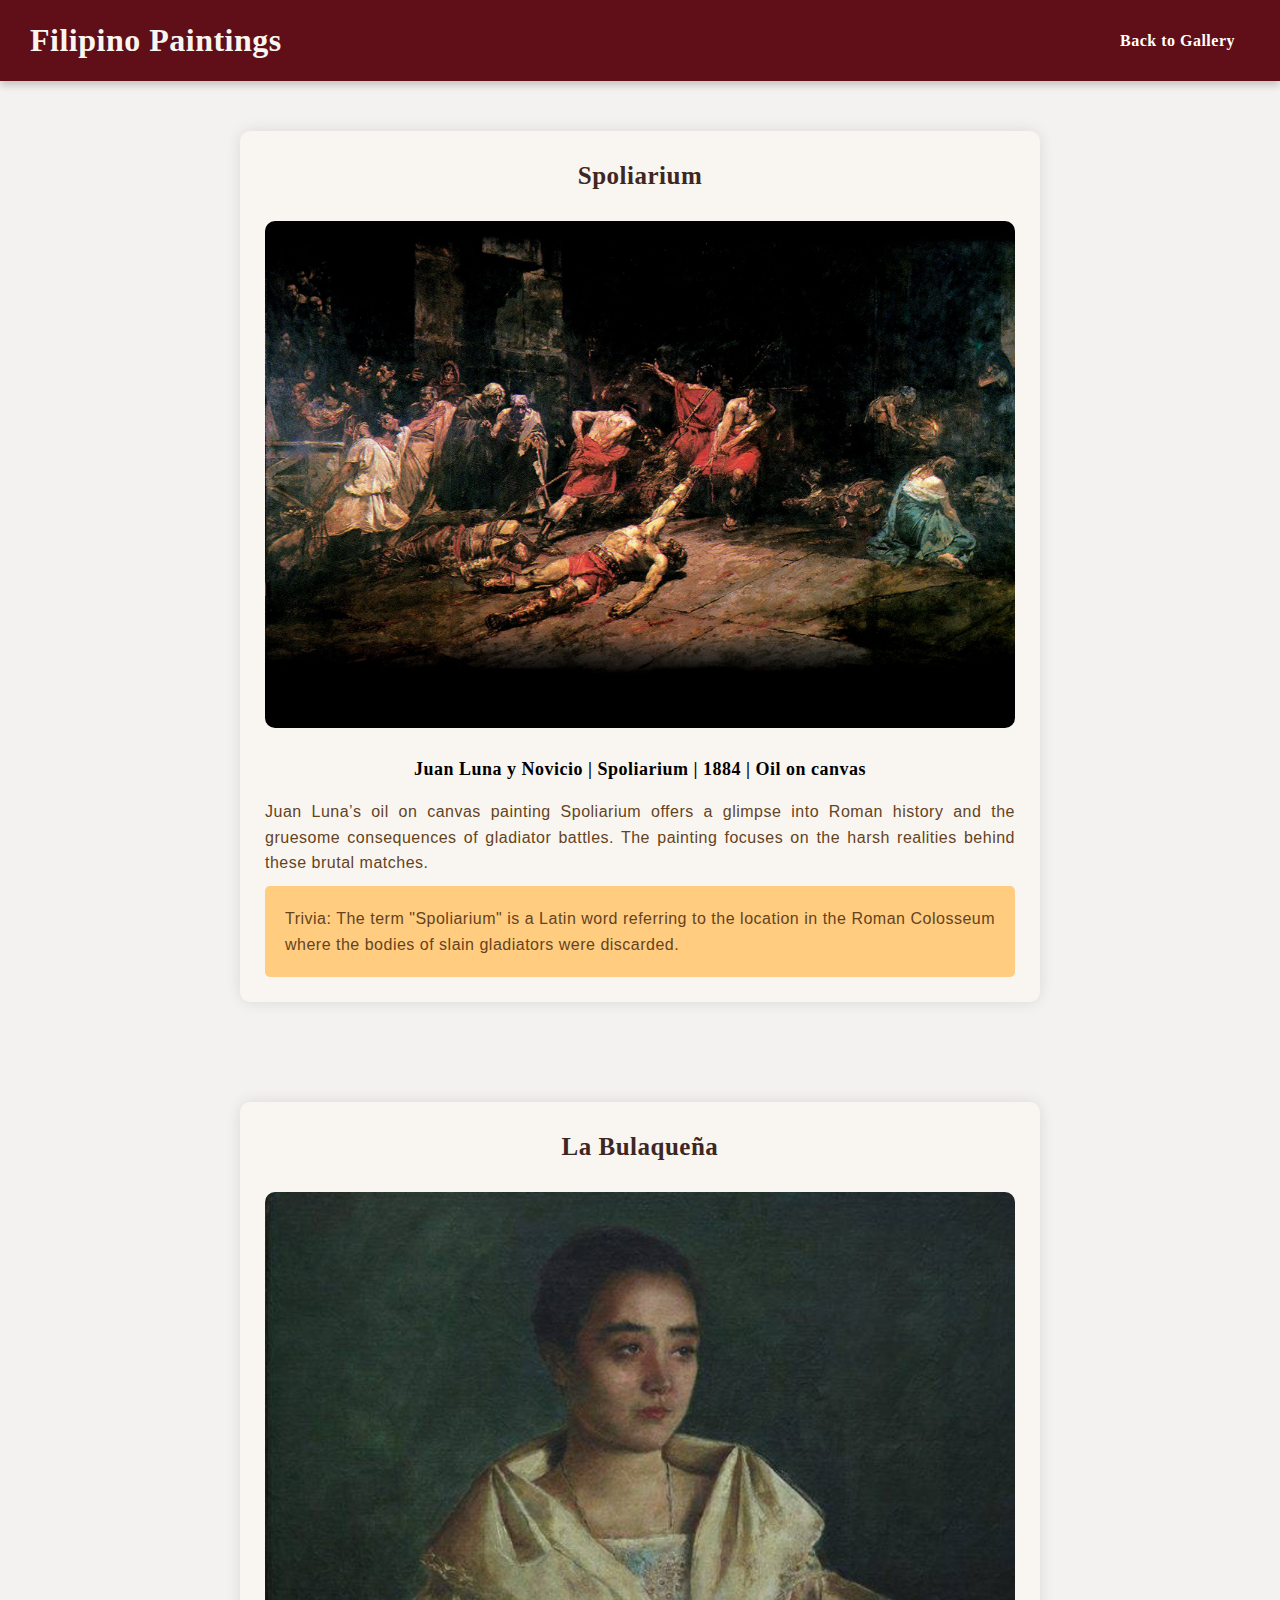
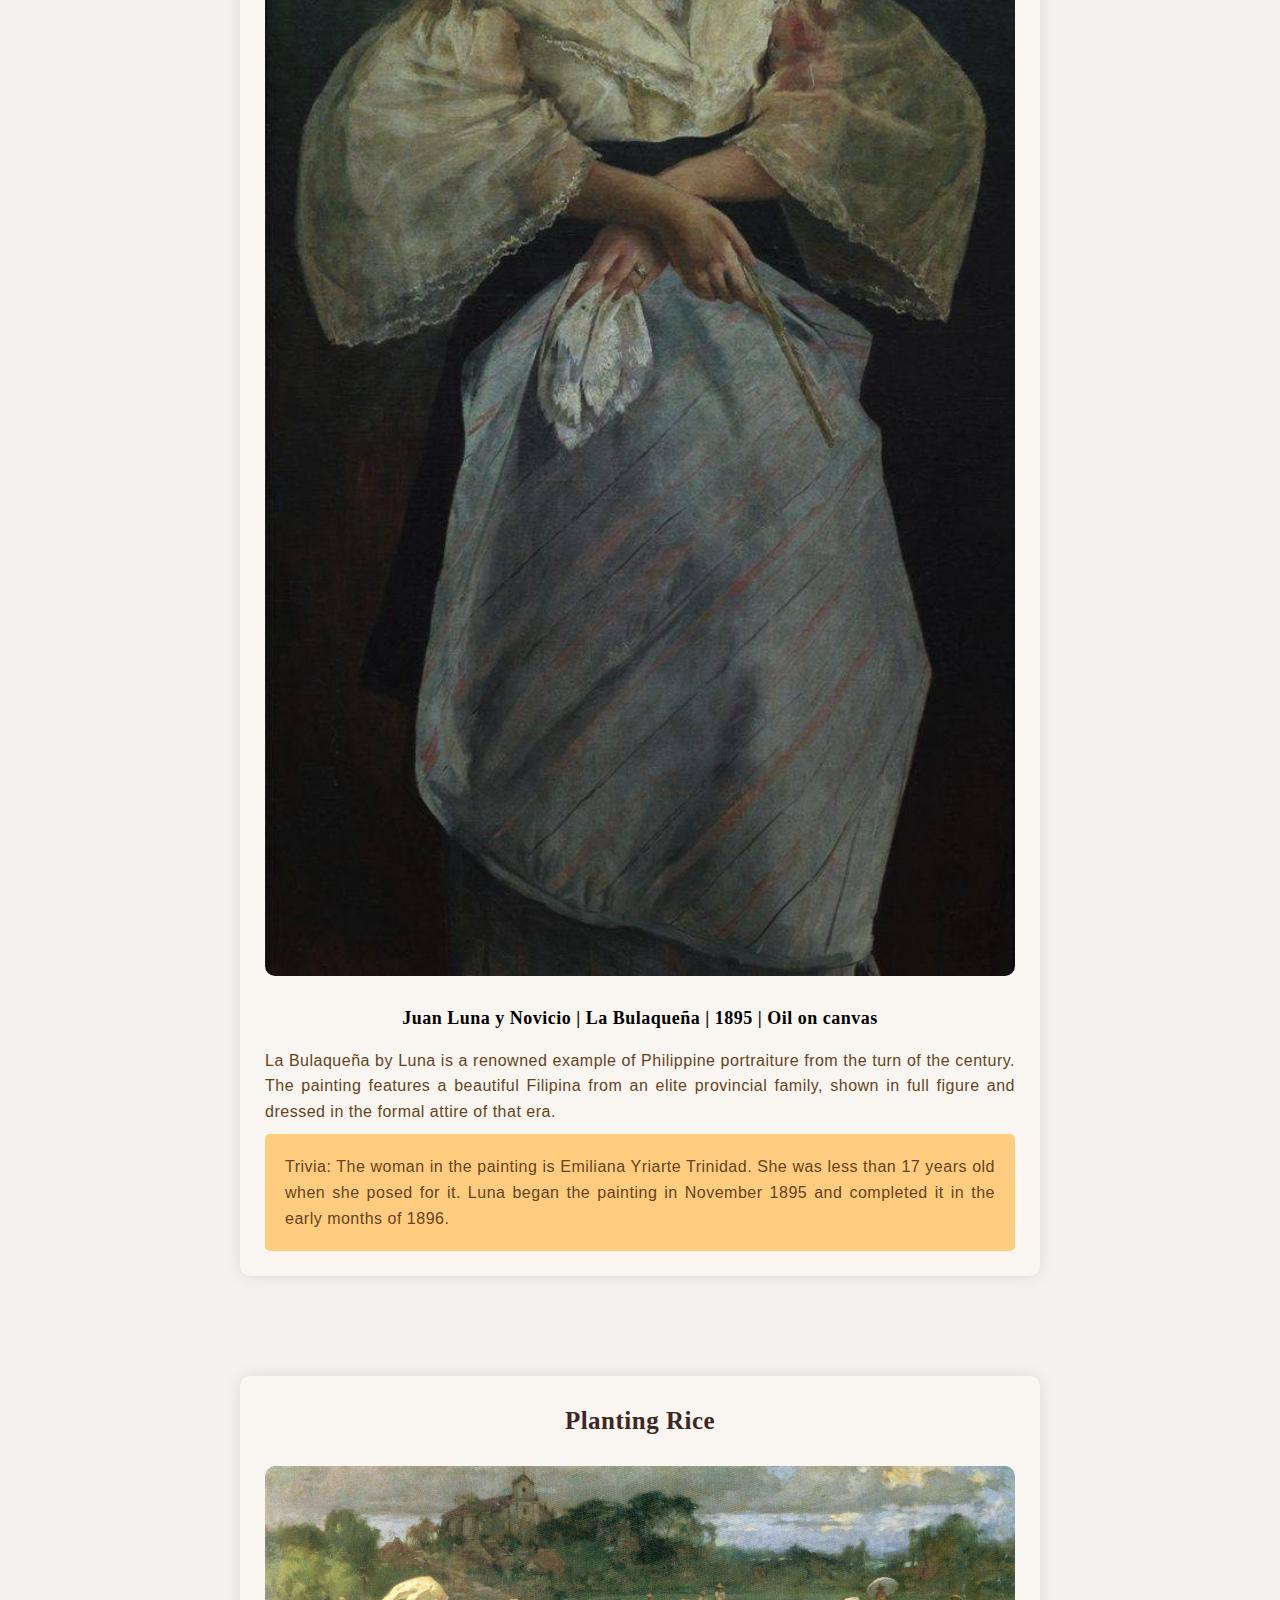
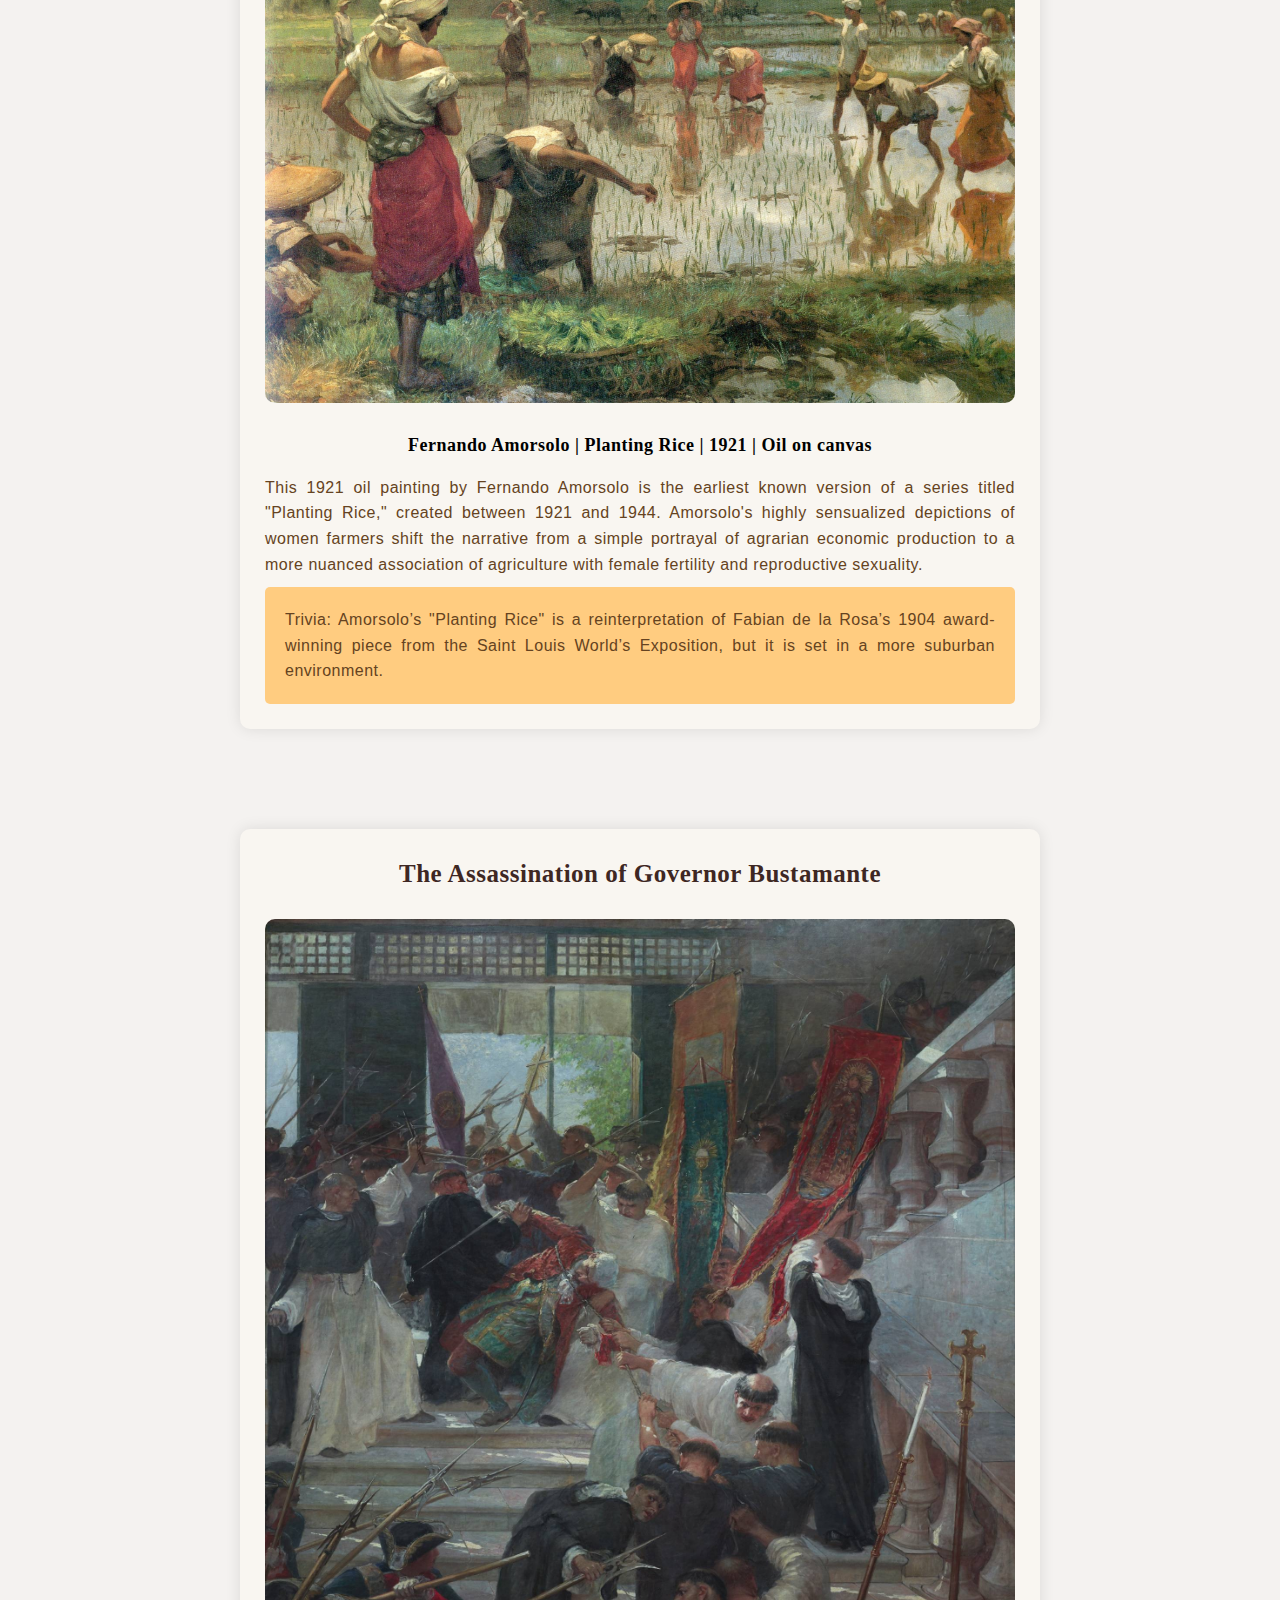
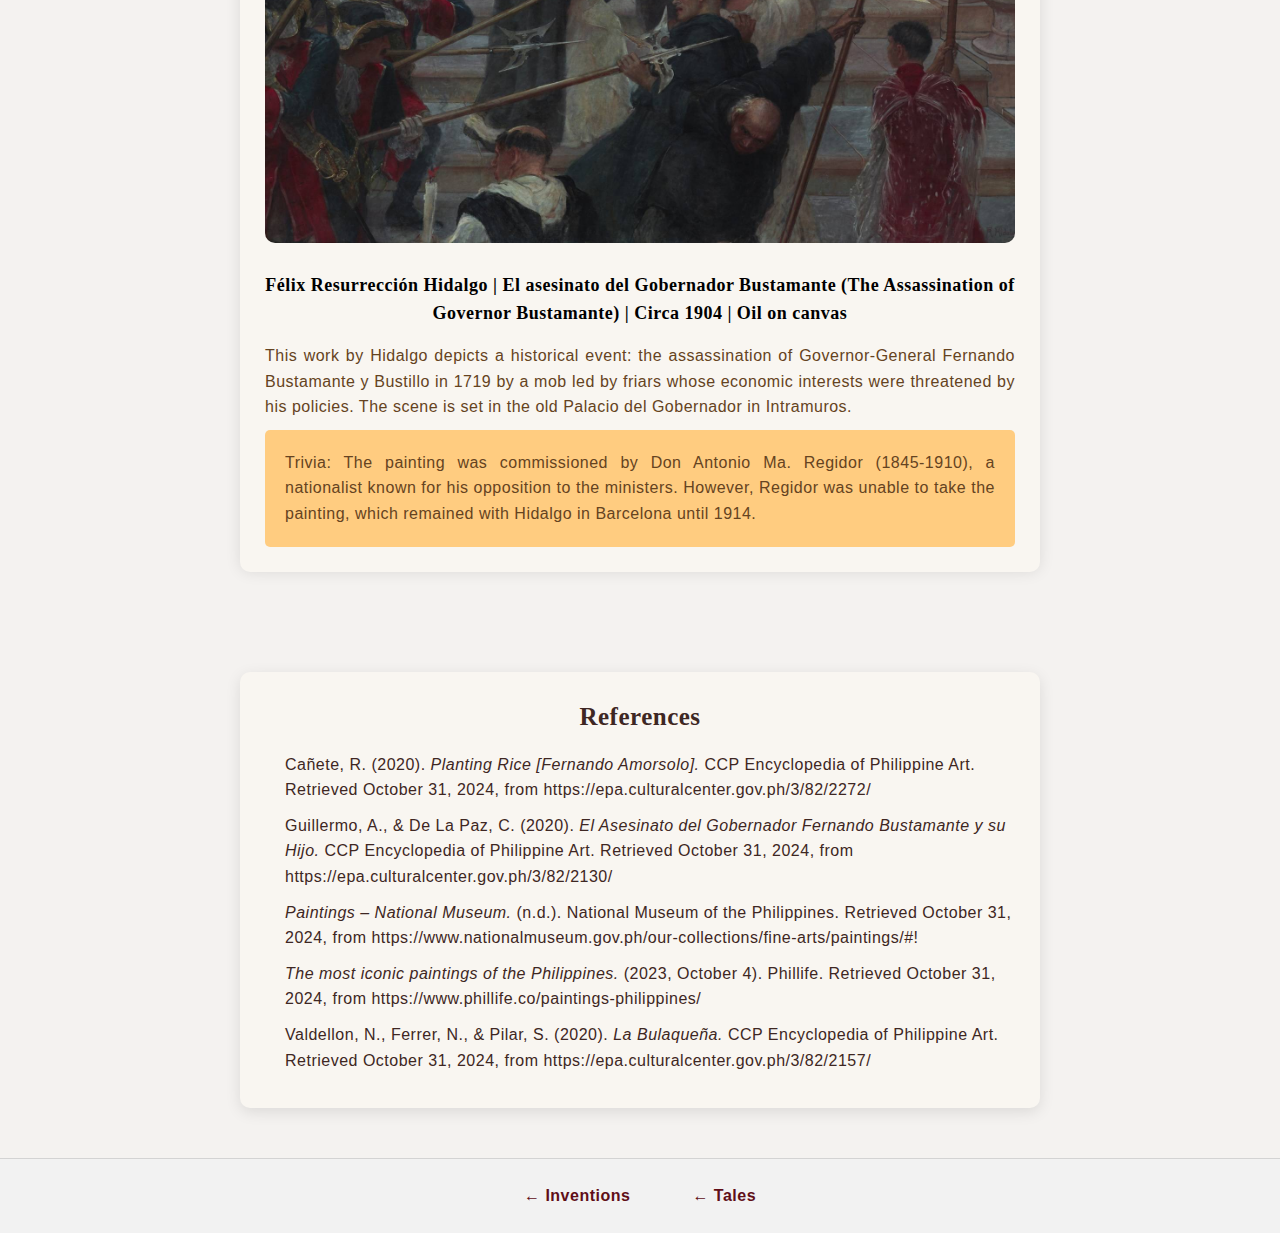
<file: paintings.html>
<!DOCTYPE html>
<html lang="en">
<head>
    <meta charset="UTF-8">
    <meta name="viewport" content="width=device-width, initial-scale=1.0">
    <title>FiliKatha - Fiipino Paintings</title>
    <link rel="stylesheet" href="styles.css">
</head>
<body>
    <header>
        <h1>Filipino Paintings</h1>
        <nav>
            <a href="index.html">Back to Gallery</a>
        </nav>
    </header>

    <article class="paintings-detail">
        <h1>Spoliarium</h1>
        <img src="images/spolarium.jpg" alt="Spolarium">
        <h2>Juan Luna y Novicio | Spoliarium | 1884 | Oil on canvas <br> </h2>
        <p>Juan Luna’s oil on canvas painting Spoliarium offers a glimpse into Roman history and the gruesome consequences of gladiator battles. The painting focuses on the harsh realities behind these brutal matches.</p>
        <div class="trivia-paintings">
            <p>Trivia: The term "Spoliarium" is a Latin word referring to the location in the Roman Colosseum where the bodies of slain gladiators were discarded.</p>
        </div>
    </article>

    <article class="paintings-detail">
        <h1>La Bulaqueña</h1>
        <img src="images/LaBulaqueña.jpg" alt="La Bulaqueña">
        <h2>Juan Luna y Novicio | La Bulaqueña | 1895 | Oil on canvas <br> </h2>
        <p>La Bulaqueña by Luna is a renowned example of Philippine portraiture from the turn of the century. The painting features a beautiful Filipina from an elite provincial family, shown in full figure and dressed in the formal attire of that era.</p>
        <div class="trivia-paintings">
            <p>Trivia: The woman in the painting is Emiliana Yriarte Trinidad. She was less than 17 years old when she posed for it. Luna began the painting in November 1895 and completed it in the early months of 1896.</p>
        </div>
    </article>

    <article class="paintings-detail">
        <h1>Planting Rice</h1>
        <img src="images/plantingrice.jpg" alt="Planting Rice">
        <h2>Fernando Amorsolo | Planting Rice | 1921 | Oil on canvas <br> </h2>
        <p>This 1921 oil painting by Fernando Amorsolo is the earliest known version of a series titled "Planting Rice," created between 1921 and 1944. Amorsolo's highly sensualized depictions of women farmers shift the narrative from a simple portrayal of agrarian economic production to a more nuanced association of agriculture with female fertility and reproductive sexuality.</p>
        <div class="trivia-paintings">
            <p>Trivia: Amorsolo’s "Planting Rice" is a reinterpretation of Fabian de la Rosa’s 1904 award-winning piece from the Saint Louis World’s Exposition, but it is set in a more suburban environment.</p>
        </div>
    </article>

    <article class="paintings-detail">
        <h1>The Assassination of Governor Bustamante</h1>
        <img src="images/assasinationofgovernor.jpg" alt="">
        <h2>Félix Resurrección Hidalgo | El asesinato del Gobernador Bustamante (The Assassination of Governor Bustamante) | Circa 1904 | Oil on canvas <br> </h2>
        <p>This work by Hidalgo depicts a historical event: the assassination of Governor-General Fernando Bustamante y Bustillo in 1719 by a mob led by friars whose economic interests were threatened by his policies. The scene is set in the old Palacio del Gobernador in Intramuros.</p>
        <div class="trivia-paintings">
            <p>Trivia: The painting was commissioned by Don Antonio Ma. Regidor (1845-1910), a nationalist known for his opposition to the ministers. However, Regidor was unable to take the painting, which remained with Hidalgo in Barcelona until 1914.</p>
        </div>
    </article>

    <section class="references-section">
        <h2>References</h2>
        <ul class="reference-list">
            <li>Cañete, R. (2020). <i> Planting Rice [Fernando Amorsolo]. </i> CCP Encyclopedia of Philippine Art. Retrieved October 31, 2024, from https://epa.culturalcenter.gov.ph/3/82/2272/</li>
            <li>Guillermo, A., & De La Paz, C. (2020). <i> El Asesinato del Gobernador Fernando Bustamante y su Hijo. </i> CCP Encyclopedia of Philippine Art. Retrieved October 31, 2024, from https://epa.culturalcenter.gov.ph/3/82/2130/</li>
            <li><i> Paintings – National Museum. </i> (n.d.). National Museum of the Philippines. Retrieved October 31, 2024, from https://www.nationalmuseum.gov.ph/our-collections/fine-arts/paintings/#!</li>
            <li><i> The most iconic paintings of the Philippines. </i> (2023, October 4). Phillife. Retrieved October 31, 2024, from https://www.phillife.co/paintings-philippines/</li>
            <li>Valdellon, N., Ferrer, N., & Pilar, S. (2020). <i> La Bulaqueña. </i> CCP Encyclopedia of Philippine Art. Retrieved October 31, 2024, from https://epa.culturalcenter.gov.ph/3/82/2157/</li>
        </ul>
    </section>

    <nav class="bottom-navigation">
        <a href="inventions.html"> ← Inventions</a>
        <a href="literatures.html"> ← Tales</a>
    </nav>
    
</body>
</html>
</file>
<file: styles.css>
/* Global Styles */
* {
    margin: 0;
    padding: 0;
    box-sizing: border-box;
}

body {
    font-family: 'Helvetica', sans-serif;
    background-color: #F4F2F0;
    background-size: cover;
    background-position: center;
    background-attachment: fixed;
    line-height: 1.6;
    letter-spacing: 0.5px;
    display: flex;
    flex-direction: column;
    min-height: 100vh;
}

/* Header Styles */
header {
    font-family: Georgia, serif;
    display: flex;
    justify-content: space-between;
    align-items: center;
    background-color: #600e17;
    color: #F9F6F1;
    padding: 15px 30px;
    box-shadow: 0 4px 8px rgba(0, 0, 0, 0.2);
}

/* Logo and Title */
.logo-title {
    display: flex;
    align-items: center;
}

.logo {
    width: 100px;
    height: 100px;
    margin-right: 15px;
}

.logo-title h1 {
    font-size: 28px;
    font-weight: bold;
}

/* Navigation Styles */
nav ul {
    list-style: none;
    display: flex;
    font-size: 16px;
    text-align: justify;
}

nav ul li {
    margin-left: 10px;
    position: relative;
}

nav a {
    text-decoration: none;
    color: #fff;
    font-weight: bold;
    padding: 8px 15px;
    border-radius: 5px;
    transition: color 0.3s, background-color 0.3s;
}

nav a:hover {
    color: #D4A373;
    background-color: rgba(255, 255, 255, 0.1);
}

nav ul li ul {
    display: none; 
    position: absolute; 
    top: 100%; 
    left: 0; 
    background-color: rgb(129, 21, 33); 
    padding: 10px 0; 
    border-radius: 5px; 
    box-shadow: 0 4px 8px rgba(0, 0, 0, 0.2); 
    z-index: 1000; 
}

nav ul li:hover ul {
    display: block; 
}

nav ul li ul li {
    width: 250px; 
}

nav ul li ul li a {
    padding: 10px 15px; 
    color: #fff; 
    text-decoration: none; 
    display: block; 
}

nav ul li ul li a:hover {
    background-color: rgba(255, 255, 255, 0.1);
}

nav ul li ul {
    transition: all 0.3s ease; 
}

.bottom-navigation {
    display: flex;
    justify-content: center;
    align-items: center;
    padding: 16px;
    background-color: #f2f2f2;
    border-top: 1px solid #d3d3d3;
}

.bottom-navigation a {
    margin: 0 1rem;
    text-decoration: none;
    color: #600e17;
    font-weight: bold;
    transition: color 0.3s;
}

.bottom-navigation a:hover {
    color: #D4A373;
}

/* Hero Section Styles */
.hero {
    position: relative;
    text-align: center;
    color: #f4f2f0;
    background: url('images/hero-banner.png') no-repeat center center/cover;
    padding: 100px 20px;
    display: flex;
    flex-direction: column;
    align-items: center;
    justify-content: center;
    min-height: 60vh;
    box-shadow: 0 4px 8px rgba(0, 0, 0, 0.2);
}
    
.hero h2 {
    font-family: Georgia, serif;
    font-size: 36px;
    font-weight: bold;
    margin-bottom: 10px;
    z-index: 1;
}

.hero p {
    font-size: 18px;
    max-width: 600px;
    margin: 10px auto 20px;
    z-index: 1;
}

/* Gallery Styles */
.gallery-header {
    font-family: Arial, serif;
    font-size: 24px;
    font-weight: bold;
    position: relative;
    top: 10px;
    left: 20px;
    color: #600e17;  
    margin: 20px 50px 20px 20px;
    padding: 10px;
    text-align: justify;
    text-transform: uppercase;  
    border: 2px solid #600e17; 
    border-radius: 8px; 
    box-shadow: 2px 2px 10px rgba(0, 0, 0, 0.1)
}

.gallery-detail {
    display: flex;
    justify-content: center;
    align-items: center;
    flex-wrap: wrap;
    gap: 20px;
    padding: 40px 20px;
}

.gallery-detail h1 {
    color: #3E2723;
    text-decoration: underline;
    text-underline-offset: 10px;
    font-size: 28px;
    margin-bottom: 20px;
}

.gallery-detail h2 {
    color: #3E2723;
    font-size: 28px;
    margin-bottom: 20px;
}


.collections {
    background-color: #ECE1D3;
    border-radius: 10px;
    box-shadow: 0 0 10px rgba(0, 0, 0, 0.3);
    width: 300px;
    text-align: center;
    overflow: hidden;
    position: relative;
    transition: transform 0.3s;
}

.collections:hover {
    transform: scale(1.05);
}

.collections a {
    text-decoration: none;
}

.collections img {
    width: 100%;
    height: auto;
    border-radius: 10px 10px 0 0;
    transition: transform 0.3s;
}

.collections:hover img {
    transform: scale(1.1);
}

.collections h2 {
    margin: 15px 0;
    color: #3E2723;
    font-size: 24px;
}

.collections p {
    padding: 10px;
    color: #654321;
}

.collections-description {
    background-color: #ffe7be;
    padding: 10px;
    display: none;
    text-align: center;
    font-size: 15px;
    position: absolute;
    bottom: 0;
    width: 100%;
}

.collections:hover .collections-description {
    display: block;
}

/* Filipino Inventions Page Styles */

.inventions-detail {
    max-width: 800px;
    margin: 50px auto;
    background-color: #f9f6f1;
    padding: 20px;
    border-radius: 10px;
    box-shadow: 0 0 10px rgba(0, 0, 0, 0.1);
}

.inventions-detail img {
    width: 100%;
    height: auto;
    border-radius: 10px;
}

.inventions-detail h1 {
    color: #5555557e;
    padding: 5px;
    text-align: center;
    font-size: 16px;
    text-align: center;
    text-decoration: none;
}

.inventions-detail h2 {
    color: #3E2723;
    text-align: center;
    padding: 10px;
    font-family: Georgia, serif;
    font-size: 25px;
}

.inventions-detail p {
    color: #654321;
    text-align: justify;
    font-size: 16px;
}

.trivia {
    color:#555;
    background-color: #ffe4b5;
    padding: 10px;
    margin-top: 10px;
    border-radius: 5px;
    padding: 20px;
}

/* Filipino Popular Tales Page Styles */

.literature-detail {
    text-align: center;
    margin: 50px auto;
    max-width: 600px;
}

.literature-detail h1 {
    color: #3E2723;
    font-size: 25px;
}

.literature-detail p {
    color: #654321;
    text-align: justify;
    font-size: 16px;
    margin: 0 20px;
}

.literature-detail img {
    width: 80%;
    border-radius: 10px;
    margin: 20px 0;
}

.scroll {
    margin-top: 20px;
    background-color: #f4f4f2;
    border: 2px solid #d4a373;
    border-radius: 10px;
    padding: 10px;
    box-shadow: 2px 2px 8px rgba(0, 0, 0, 0.1);
    font-family: Arial, sans-serif;
    margin: 20px;
}

.scroll p {
    color: #555;
    text-align: justify;
}

.scroll summary {
    font-size: 20px;
    font-weight: bold;
    cursor: pointer;
    color: #654321;
    font-family: Georgia, serif;
}

.scroll summary:hover {
    text-decoration: underline;
}

.scroll[open] {
    animation: scrollOpen 0.5s ease-in-out;
}

@keyframes scrollOpen {
    from {
        max-height: 0;
        opacity: 0;
    }
    to {
        max-height: 100px;
        opacity: 1;
    }
}

/* Filipino Paintings Page Styles */
.paintings-detail {
    max-width: 800px;
    margin: 50px auto;
    background-color: #f9f6f1;
    padding: 25px;
    border-radius: 10px;
    box-shadow: 0 0 15px rgba(0, 0, 0, 0.1);
    text-align: center;
}

.paintings-detail img {
    width: 100%;
    height: auto;
    border-radius: 10px;
    margin-bottom: 20px;
}

.paintings-detail h1 {
    color: #3E2723;
    font-size: 25px;
    padding-bottom: 25px;
    font-family: Georgia, 'Times New Roman', Times, serif;
}

.paintings-detail h2 {
    font-size: 18px;
    padding-bottom: 15px;
    font-family: Georgia, 'Times New Roman', Times, serif;
}

.paintings-detail p {
    color: #654321;
    font-size: 16px;
    text-align: justify;
}

.trivia-paintings {
    color: #555;
    background-color: #ffcc80;
    padding: 20px;
    margin-top: 10px;
    border-radius: 5px;
    font-size: 16px;
    text-align: justify;
}

/* References Section Styles */
.references-section {
    max-width: 800px;
    margin: 50px auto;
    padding: 25px;
    background-color: #f9f6f1;
    border-radius: 10px;
    box-shadow: 0 4px 15px rgba(0, 0, 0, 0.1);
    color: #3E2723;
    text-align: left;
}

.references-section h2 {
    font-size: 25px;
    margin-bottom: 15px;
    text-align: center;
    font-family: Georgia, 'Times New Roman', Times, serif;
}

.reference-list {
    list-style-type: none;
    margin-left: 20px;
}

.reference-list li {
    margin: 10px 0;
    line-height: 1.6;

}

/* Contact Page Styles */
form {
    max-width: 500px;
    width: 80%;
    margin: 30px auto;
    padding: 20px;
    background-color: #fff;
    border-radius: 10px;
    box-shadow: 0 0px 10px rgba(0, 0, 0, 0.1);
}

form label {
    display: block;
    margin-bottom: 5px;
    font-size: 16px;
    font-weight: bold;
    color: #3E2723;
}

form input[type="text"], input[type="button"] {
    width: 100%;
    padding: 10px;
    margin-bottom: 15px;
    font-size: 16px;
    border: 1px solid #ddd;
    border-radius: 5px;
    box-sizing: border-box;
}

form input[type="text"]:focus {
    border-color: #600e17;
    outline: none;
    box-shadow: 0 0 5px rgba(255, 0, 0, 0.5);
}

form input[type="button"] {
    background-color: #600e17;
    color: white;
    border: none;
    cursor: pointer;
    transition: background-color 0.3s, transform 0.2s;
}

form input[type="button"]:hover {
    background-color: #3E2723;
}

#result {
    max-width: 500px;
    width: 80%;
    margin: 20px auto;
    padding: 20px;
    border: 2px solid #edd4d4;
    border-radius: 8px;
    background-color: #f7e9e9;
    box-shadow: 0 4px 8px rgba(0, 0, 0, 0.1);
}

#result h2 {
    margin-top: 0;
    font-size: 20px;
    color: #600e17;
    text-align: center;
}

#result p {
    margin: 10px 0;
    font-size: 16px;
    color: #600e17;
    line-height: 1.5;
    word-wrap: break-word;
    white-space: pre-wrap;
    text-align: justify;
}

/* About Page Styles */
.about-detail {
    max-width: 800px;
    margin: 50px auto;
    padding: 20px;
    background-color: white;
    border-radius: 10px;
    box-shadow: 0 0 10px rgba(0, 0, 0, 0.1);
    text-align: justify;
    line-height: 1.6;
    padding-bottom: 20px;
}

.about-detail h2 {
    color: #600e17;
    text-align: left;
    padding: 10px;
    font-family: Georgia, 'Times New Roman', Times, serif;
    font-size: 25px;
}

.about-detail p {
    color: #654321;
    text-align: justify;
    padding: 10px;
    font-size: 16px;
}

.about-detail img {
    width: 200px;
    height: auto;
    border-radius: 50%;
    margin: 0 auto;
    display: block;
}

/* Footer Styles */
footer {
    background-color: #600e17;
    color: #F9F6F1;
    text-align: center;
    padding: 20px;
    font-size: 14px;
    box-shadow: 0 -4px 8px rgba(0, 0, 0, 0.2);
    display: flex;
    flex-wrap: wrap;
    justify-content: space-between;
    gap: 20px;
    width: 100%;
}

.footer-section {
    flex: 1;
    min-width: 150px;
    margin: 10px 0;
}

.footer-section h3 {
    margin-bottom: 10px;
    font-size: 16px;
    color: #D4A373;
}

.footer-section ul {
    list-style: none;
}

.footer-section ul li {
    margin-bottom: 8px;
}

.footer-section ul li a {
    color: #F9F6F1;
    text-decoration: none;
    transition: color 0.3s;
}

.footer-section ul li a:hover {
    color: #D4A373;
}

.footer-bottom {
    padding: 10px;
    width: 100%;
    color: #D4A373;
    font-size: 14px;
    border-top: 1px solid #D4A373;
    margin-top: 10px;
    bottom: 0;
}

/* Responsive Styles */
@media (max-width: 600px) {
    header {
        flex-direction: column;
        text-align: center;
    }

    .gallery-header {
        text-align: center;
    }

    footer {
        flex-direction: column;
        align-items: center;
        text-align: center;
    }

    .footer-section {
        min-width: 100%;
    }
}
</file>
